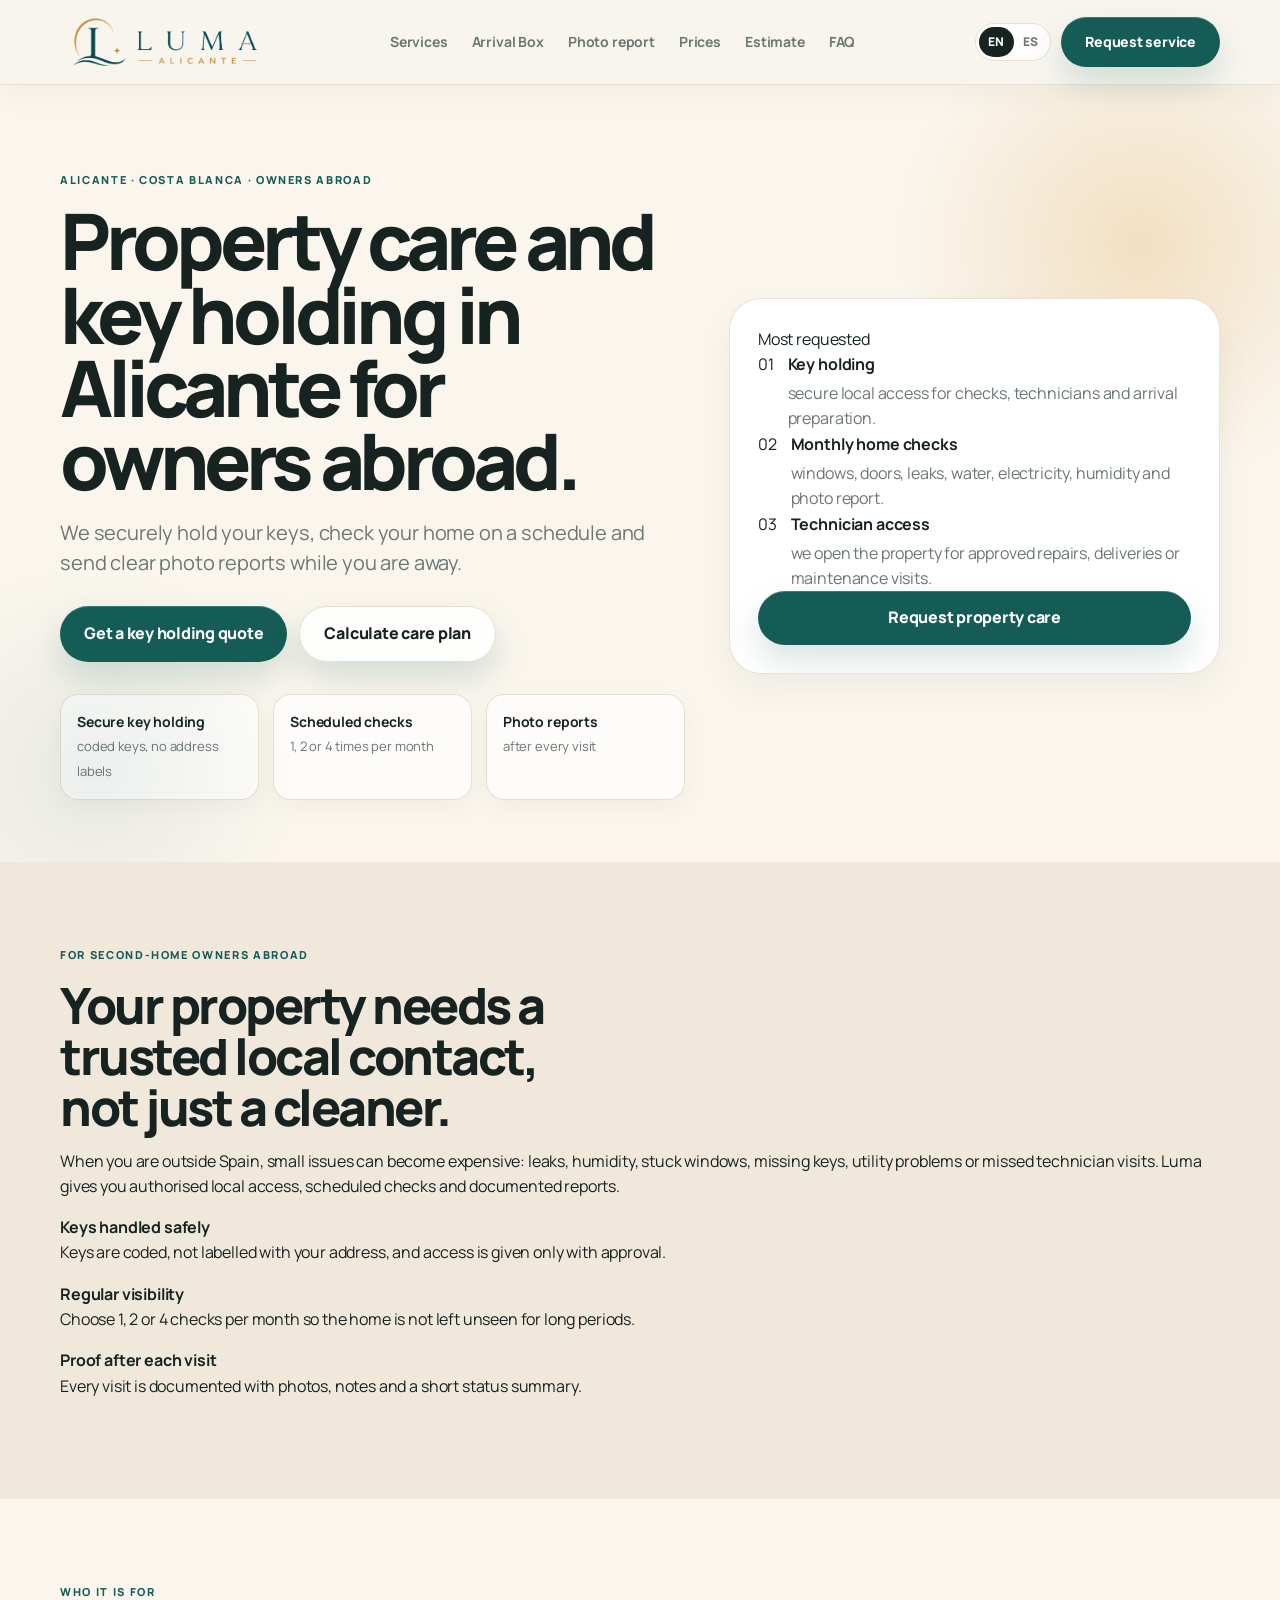
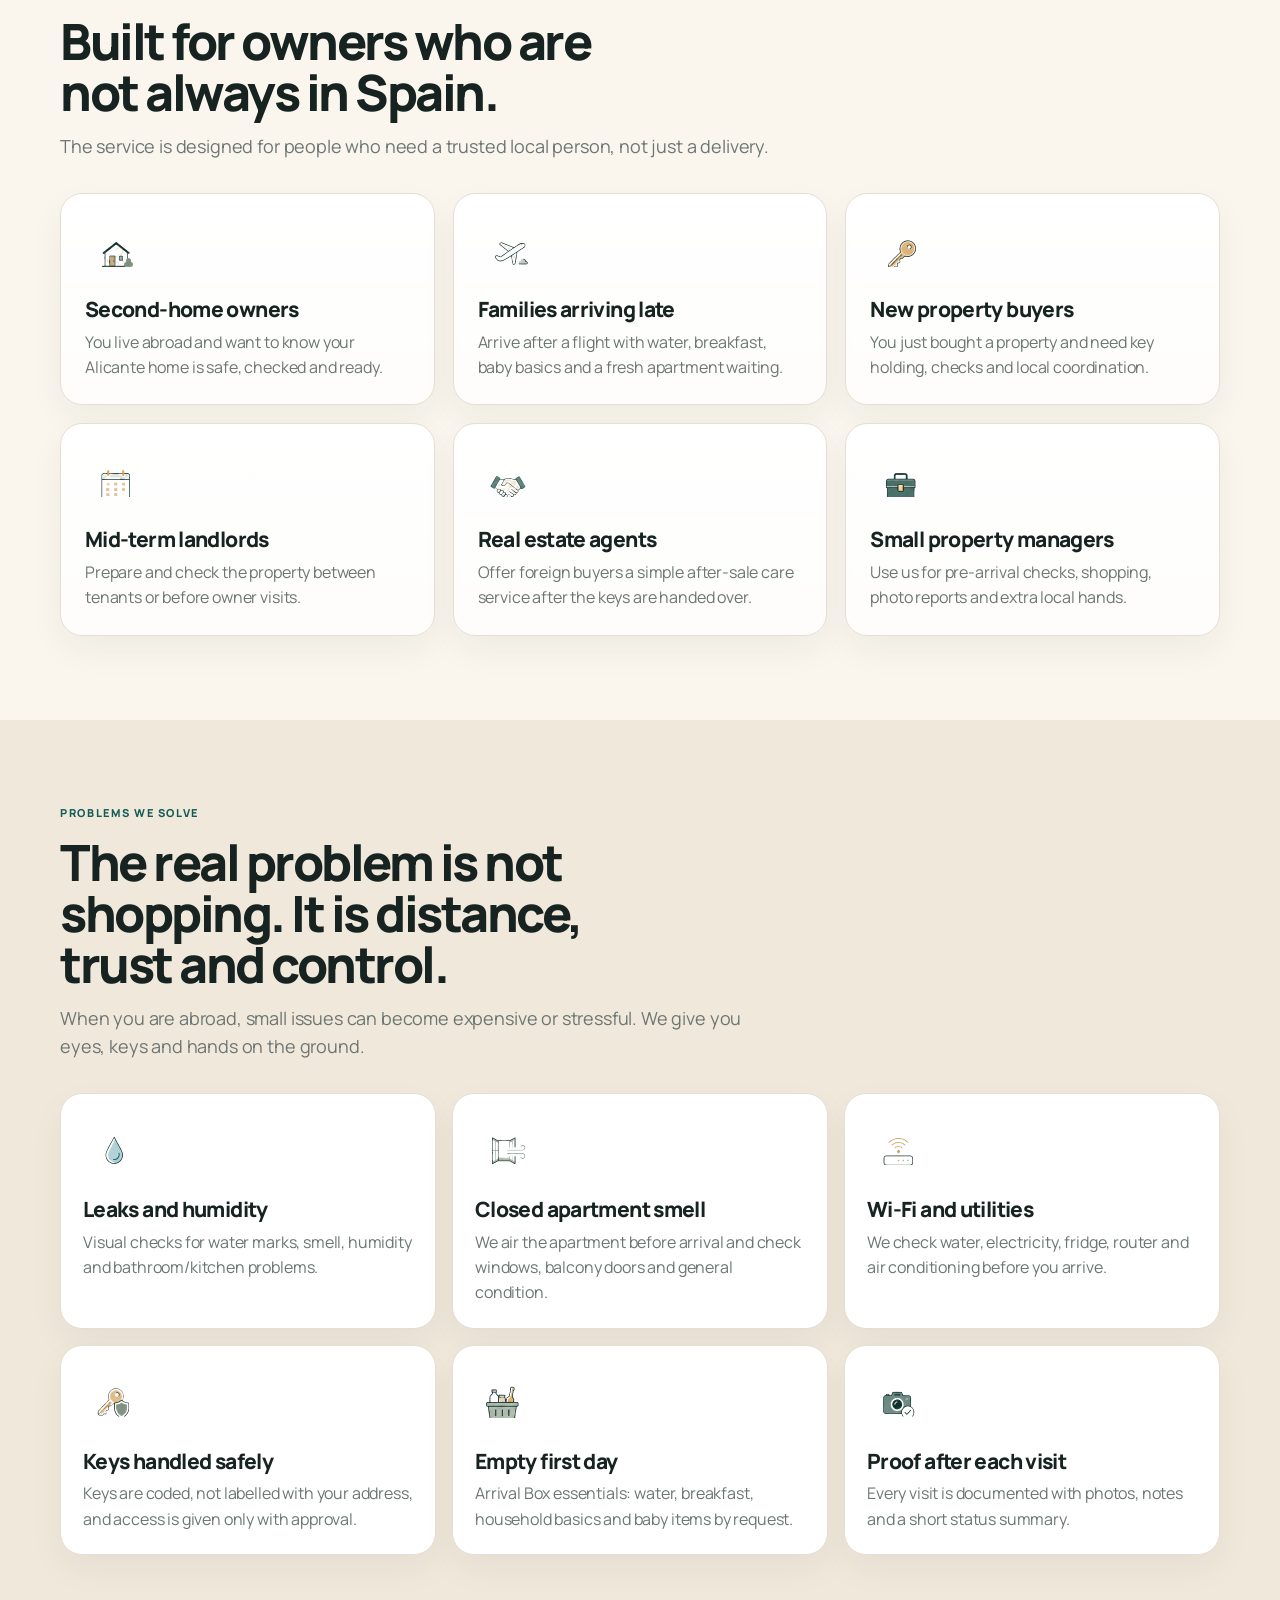
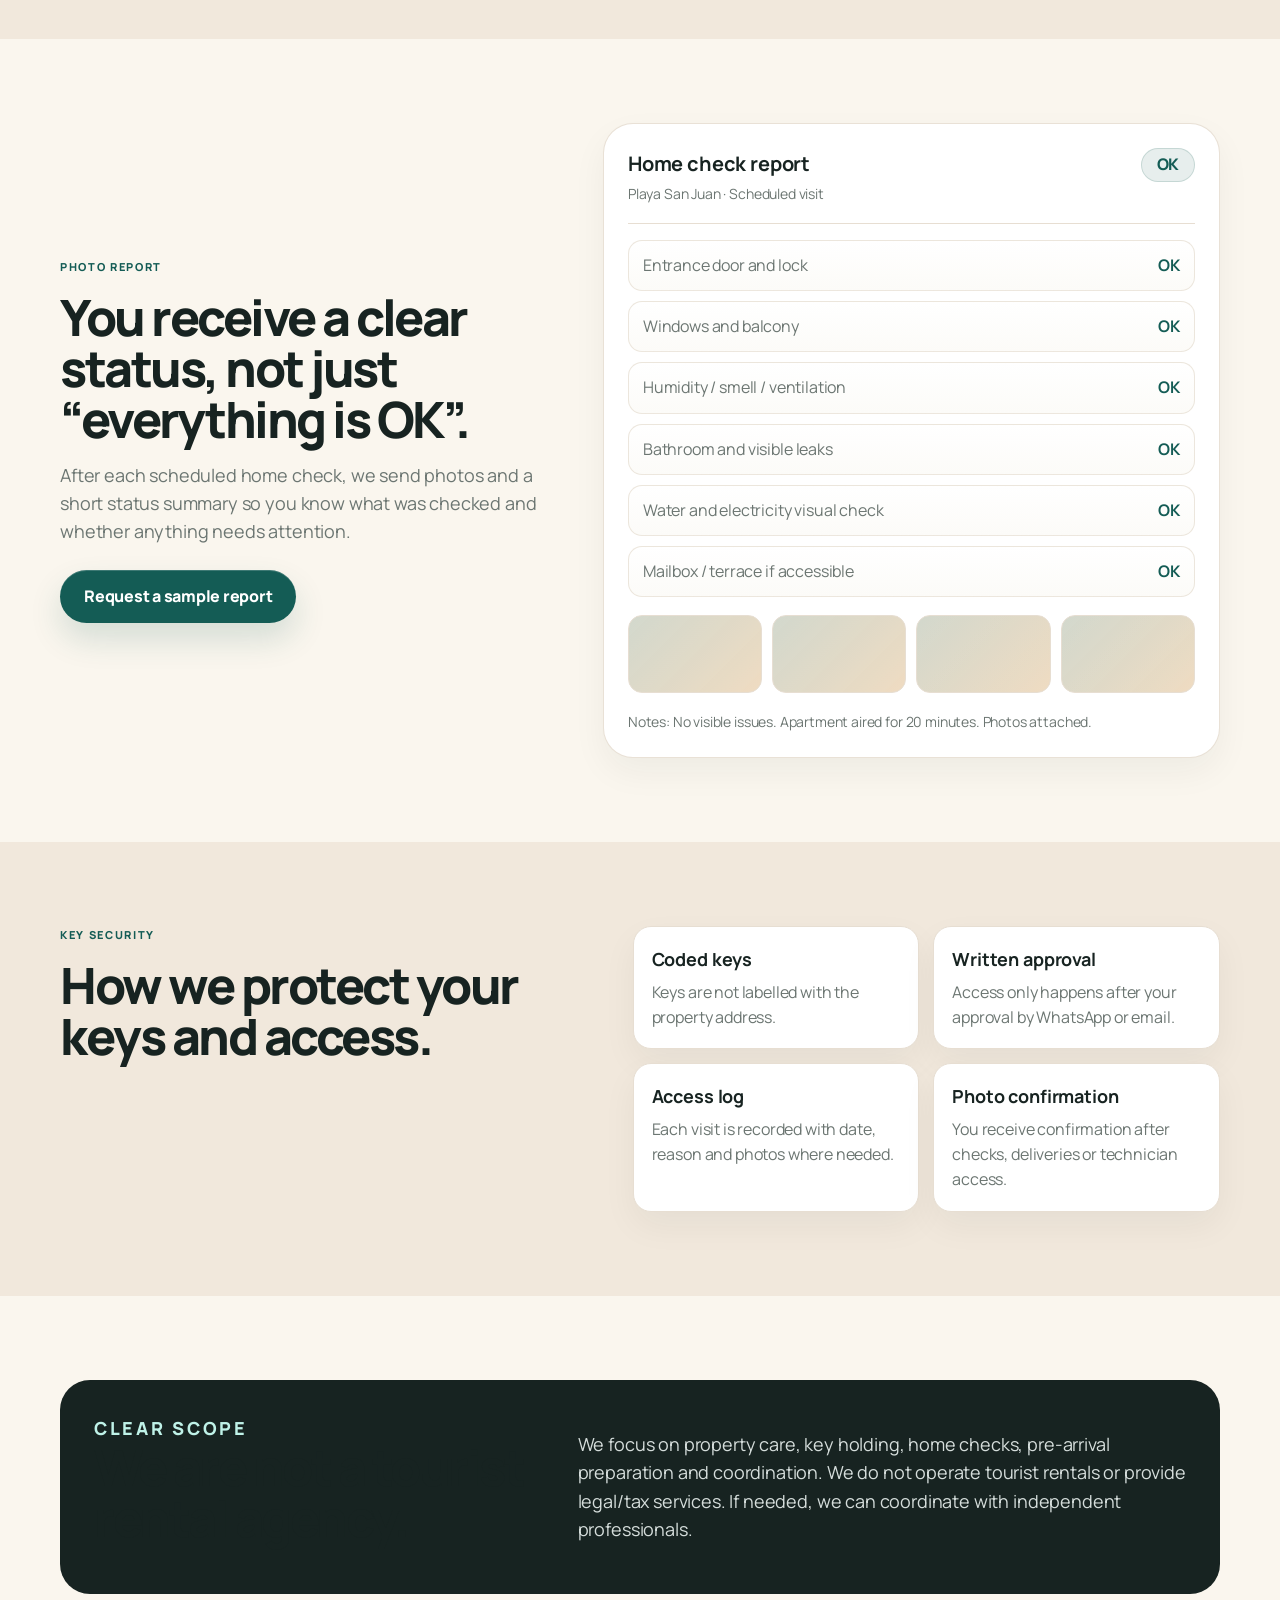
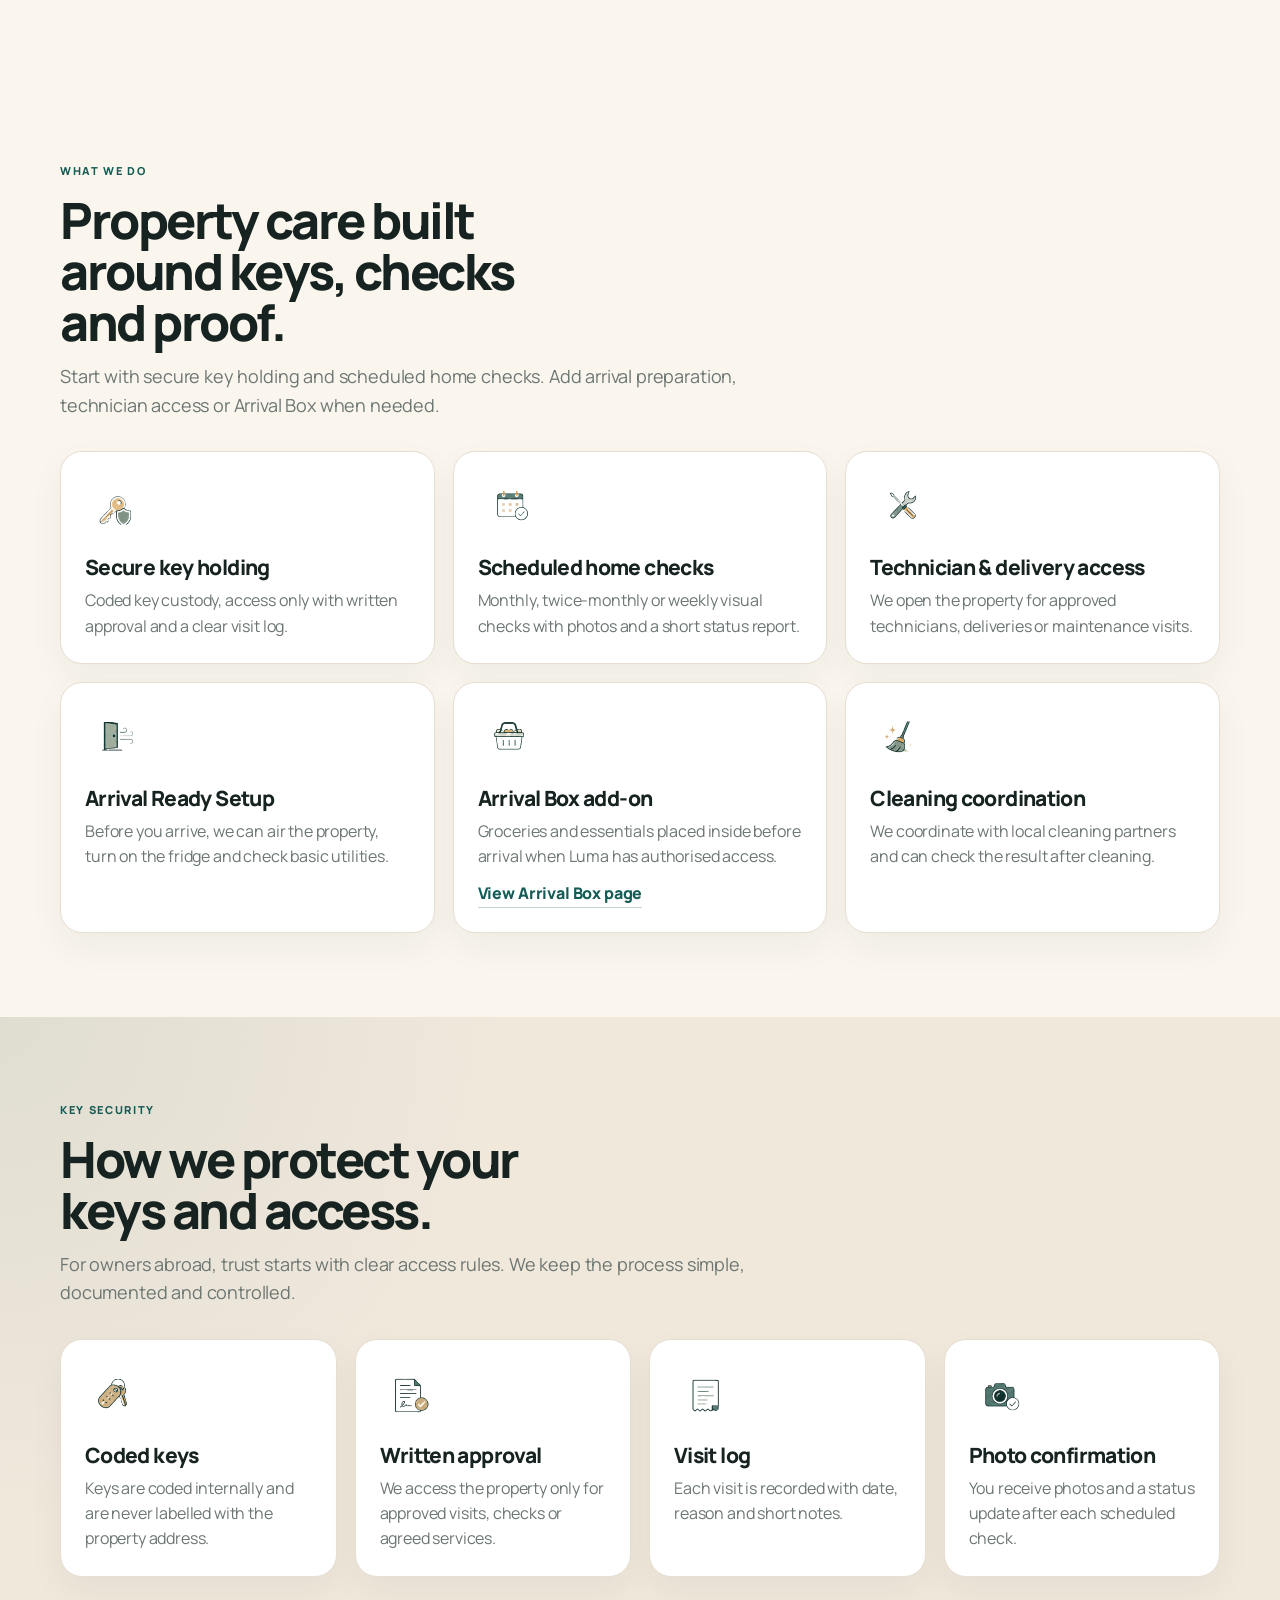
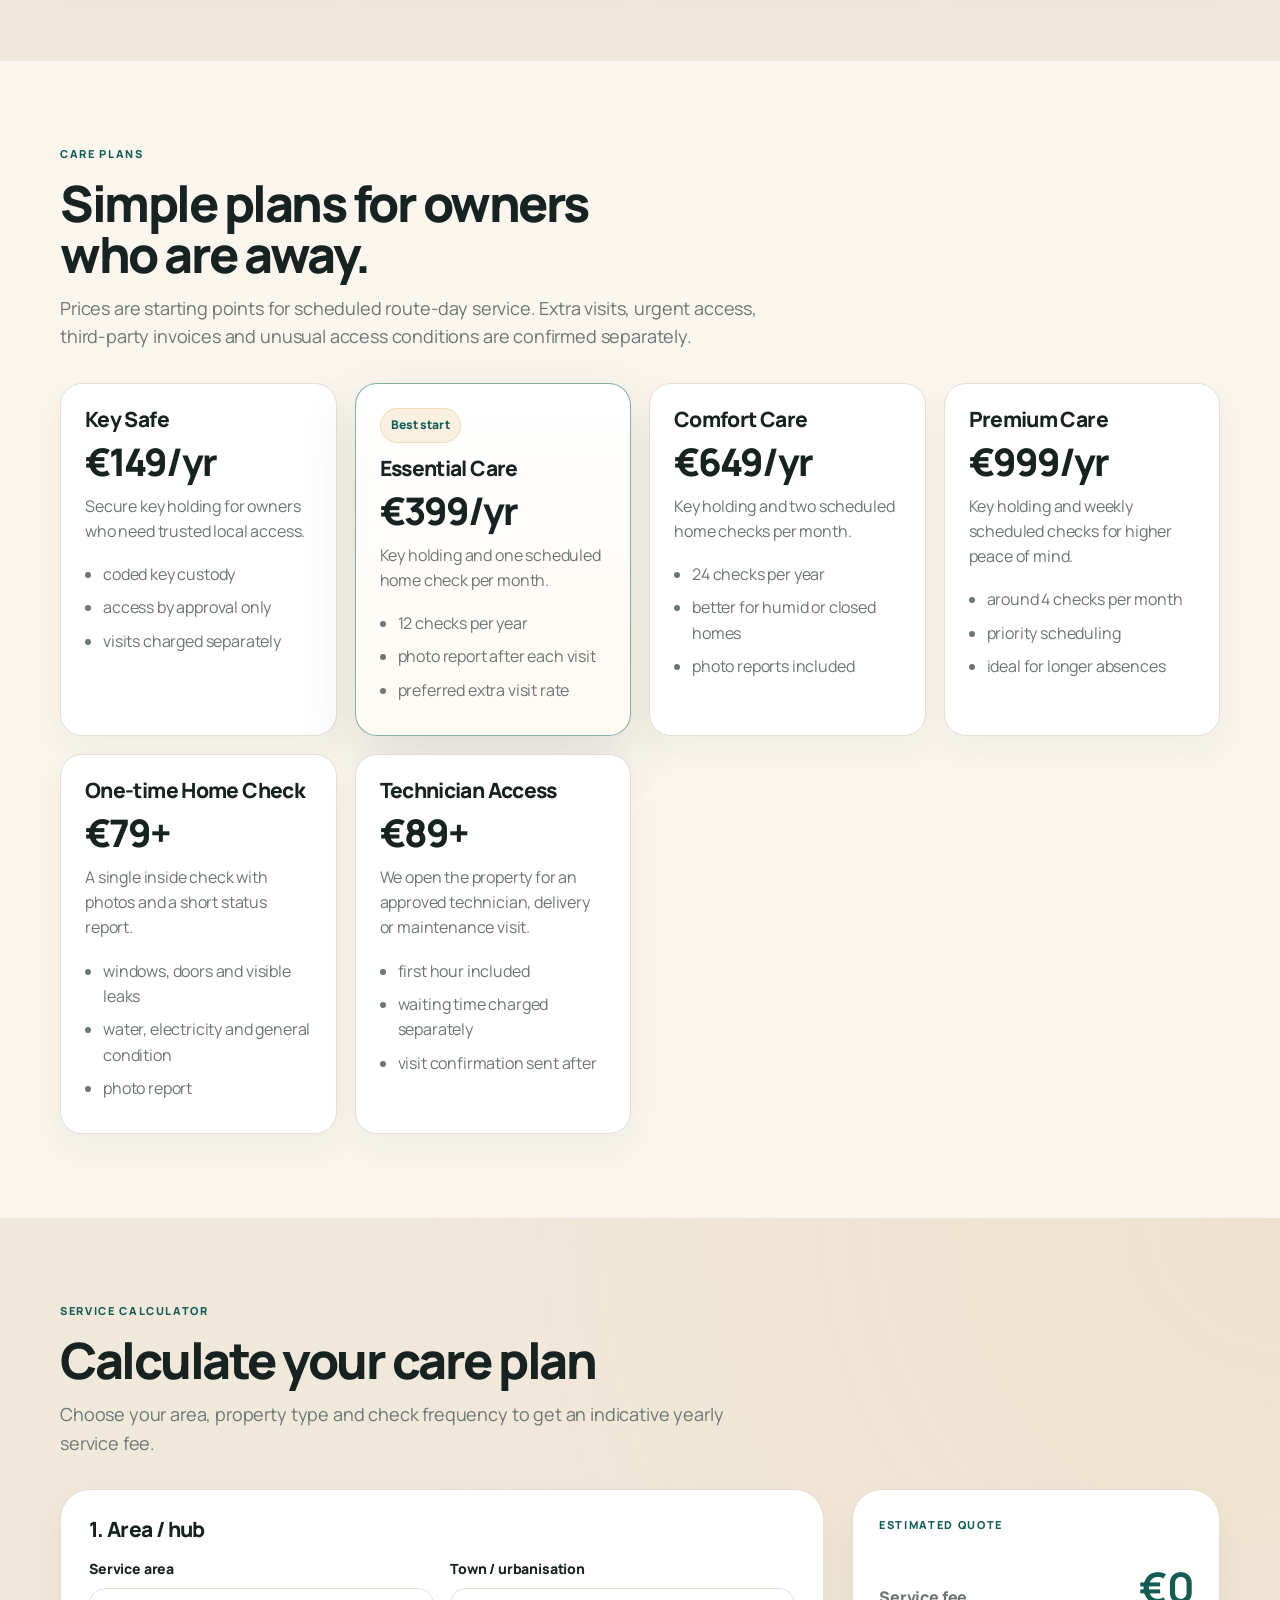
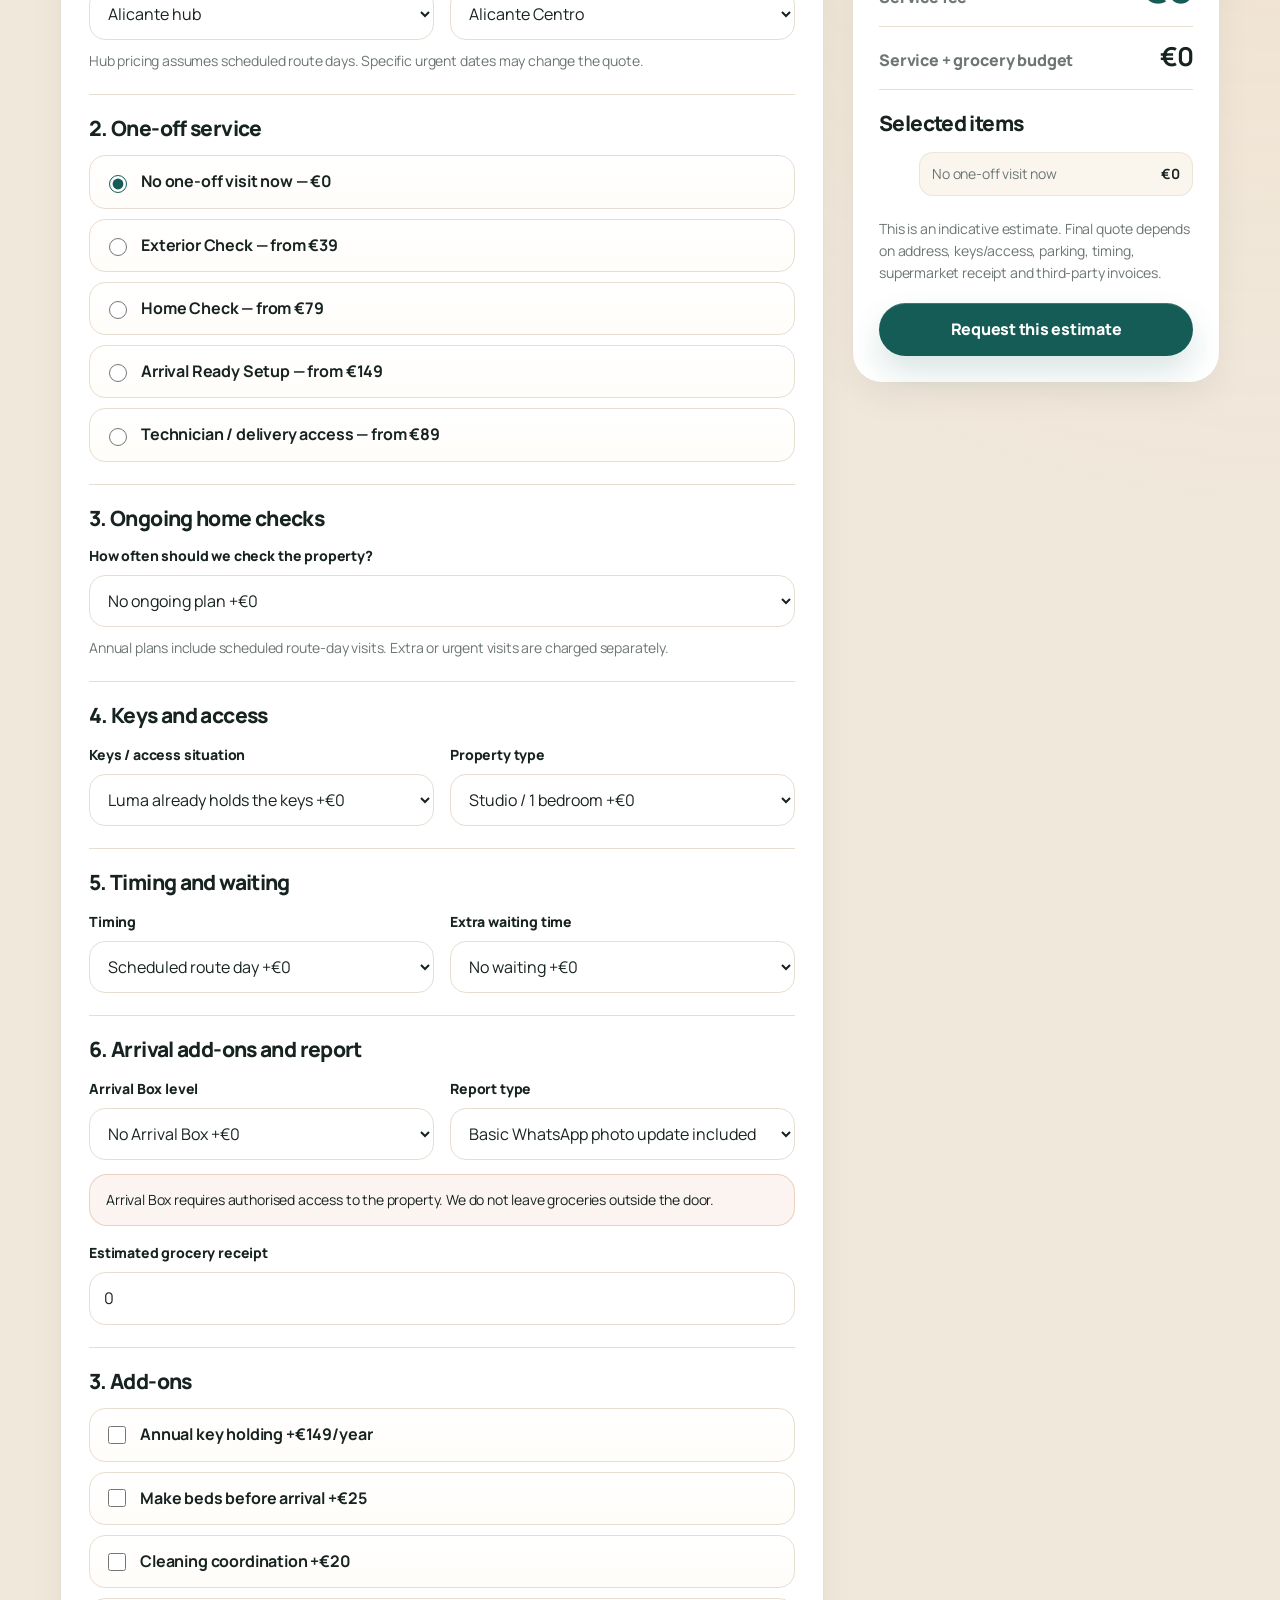
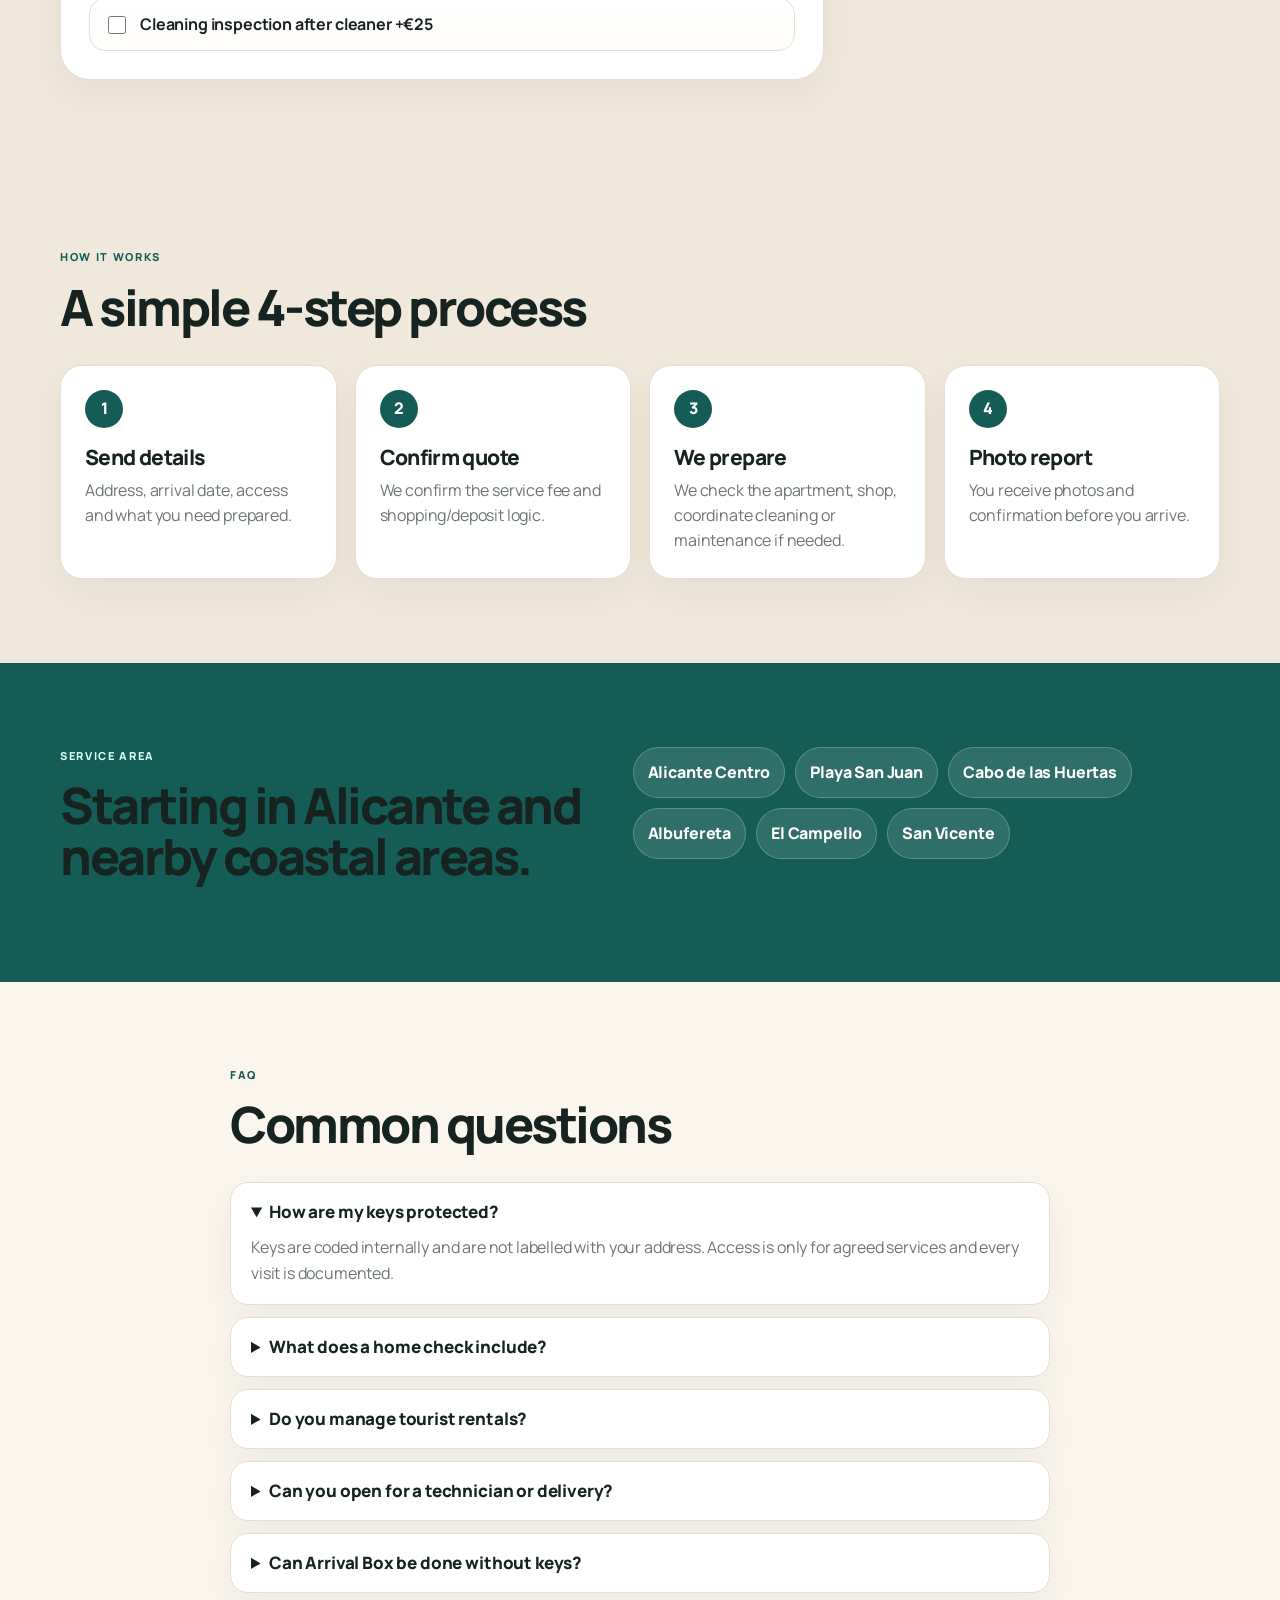
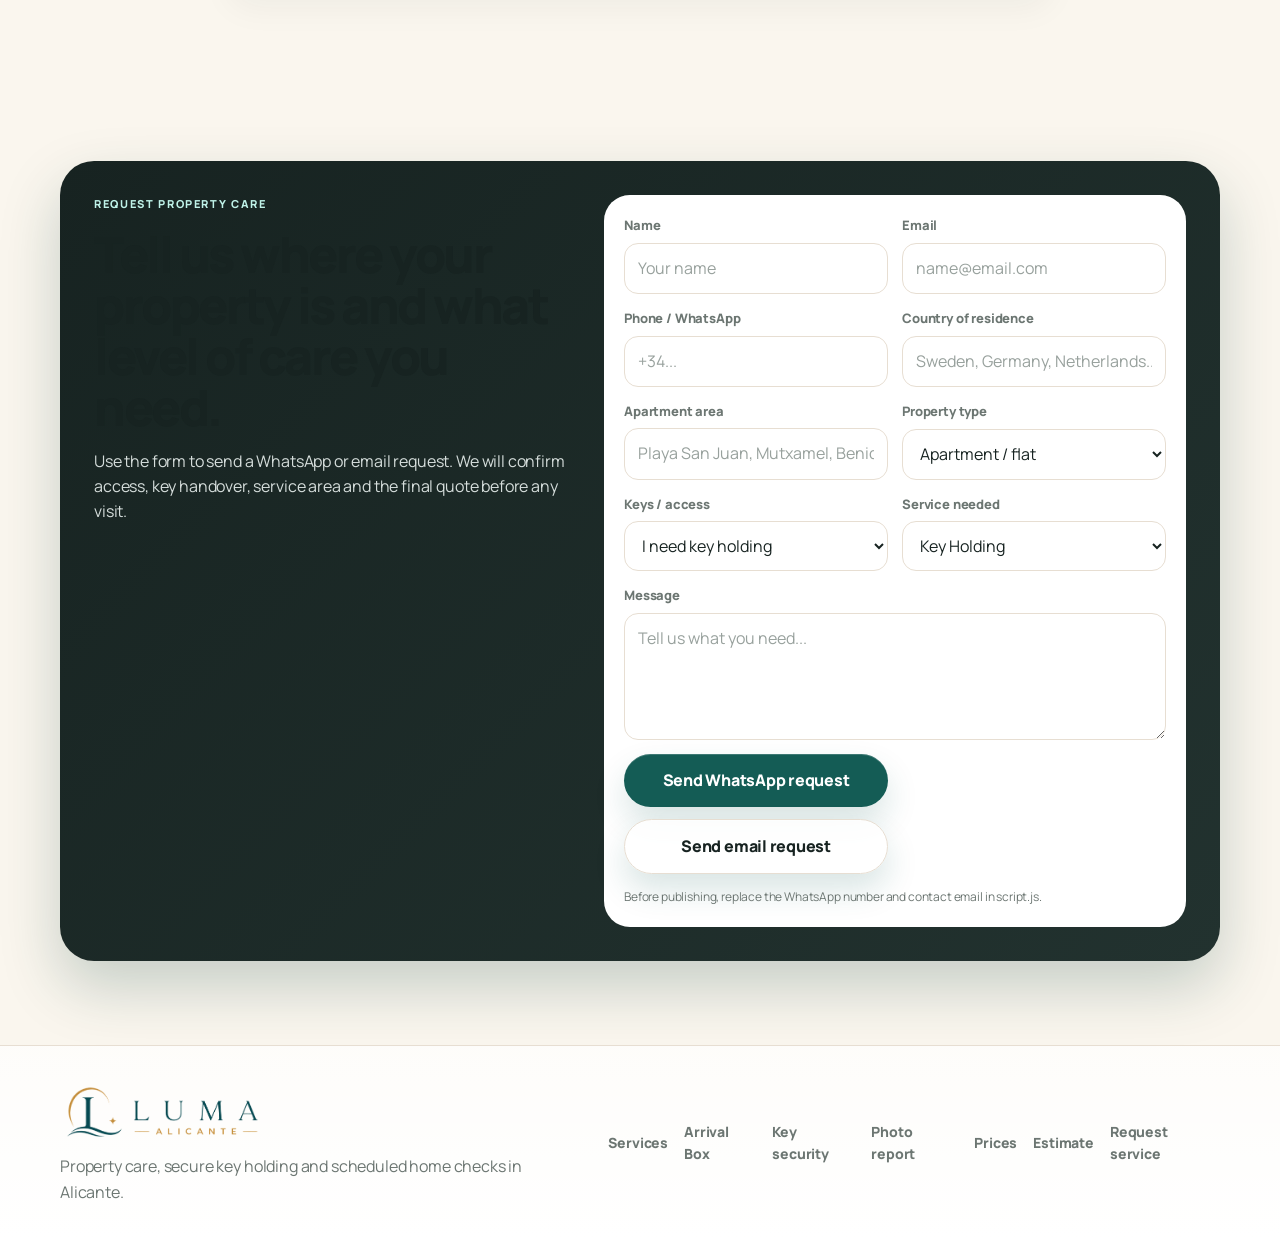
<file: index.html>
<!doctype html>
<html lang="en">
<head>
  <meta charset="utf-8" />
  <meta name="viewport" content="width=device-width, initial-scale=1" />
  <title>Luma Alicante — Key Holding & Property Care for Owners Abroad</title>
  <meta name="description" content="Key holding, scheduled home checks, photo reports and property care for owners abroad in Alicante and Costa Blanca." />
  <meta property="og:title" content="Luma Alicante — Key Holding & Property Care for Owners Abroad" />
  <meta property="og:description" content="Secure key holding, scheduled home checks and clear photo reports for second-home owners abroad in Alicante." />
  <meta property="og:type" content="website" />
  <meta property="og:url" content="https://lumaalicante.com/" />
  <link rel="canonical" href="https://lumaalicante.com/" />
  <link rel="preconnect" href="https://fonts.googleapis.com" />
  <link rel="preconnect" href="https://fonts.gstatic.com" crossorigin />
  <link href="https://fonts.googleapis.com/css2?family=Manrope:wght@400;500;600;700;800&display=swap" rel="stylesheet" />
  <link rel="stylesheet" href="styles.css" />
  <link rel="icon" href="assets/favicon.ico" sizes="any" />
  <link rel="icon" href="assets/favicon-luma-app.png" type="image/png" />
  <link rel="apple-touch-icon" href="assets/apple-touch-icon.png" />
</head>
<body>
  <header class="site-header">
    <div class="container nav">
      <a href="#top" class="brand">
        <img class="brand-logo-horizontal" src="assets/luma-logo-header-horizontal.png" alt="Luma Alicante" />
      </a>

      <nav class="nav-links" aria-label="Main navigation">
        <a data-i18n="nav.services" href="#services">Services</a>
        <a data-i18n="nav.arrival" href="arrival-box.html">Arrival Box</a>
        <a data-i18n="nav.report" href="#photo-report">Photo report</a>
        <a data-i18n="nav.prices" href="#prices">Prices</a>
        <a data-i18n="nav.estimate" href="#calculator">Estimate</a>
        <a data-i18n="nav.faq" href="#faq">FAQ</a>
      </nav>

      <div class="nav-actions">
        <div class="lang-switch" aria-label="Language">
          <button class="lang-btn active" data-lang="en" type="button">EN</button>
          <button class="lang-btn" data-lang="es" type="button">ES</button>
        </div>
        <a class="btn btn-small" href="#contact" data-i18n="nav.cta">Request service</a>
      </div>
    </div>
  </header>

  <main id="top">
    <section class="hero">
      <div class="container hero-grid">
        <div class="hero-copy">
          <p class="eyebrow" data-i18n="hero.eyebrow">Alicante · Costa Blanca · Owners abroad</p>
          <h1 data-i18n="hero.title">Property care and key holding in Alicante for owners abroad.</h1>
          <p class="hero-subtitle" data-i18n="hero.subtitle">
            We securely hold your keys, check your home on a schedule and send clear photo reports while you are away.
          </p>
          <div class="hero-actions">
            <a class="btn" href="#contact" data-i18n="hero.primary">Get a key holding quote</a>
            <a class="btn btn-secondary" href="#calculator" data-i18n="hero.secondary">Calculate care plan</a>
          </div>
          <div class="trust-row">
            <div>
              <strong data-i18n="hero.trust1.title">Secure key holding</strong>
              <span data-i18n="hero.trust1.text">coded keys, no address labels</span>
            </div>
            <div>
              <strong data-i18n="hero.trust2.title">Scheduled checks</strong>
              <span data-i18n="hero.trust2.text">1, 2 or 4 times per month</span>
            </div>
            <div>
              <strong data-i18n="hero.trust3.title">Photo reports</strong>
              <span data-i18n="hero.trust3.text">after every visit</span>
            </div>
          </div>
        </div>

        <div class="hero-card">
          <div class="mini-card">
            <span class="mini-label" data-i18n="hero.cardTitle">Most requested</span>
            <div class="mini-item">
              <span>01</span>
              <div><strong data-i18n="hero.item1.title">Key holding</strong><p data-i18n="hero.item1.text">secure local access for checks, technicians and arrival preparation.</p></div>
            </div>
            <div class="mini-item">
              <span>02</span>
              <div><strong data-i18n="hero.item2.title">Monthly home checks</strong><p data-i18n="hero.item2.text">windows, doors, leaks, water, electricity, humidity and photo report.</p></div>
            </div>
            <div class="mini-item">
              <span>03</span>
              <div><strong data-i18n="hero.item3.title">Technician access</strong><p data-i18n="hero.item3.text">we open the property for approved repairs, deliveries or maintenance visits.</p></div>
            </div>
            <a class="btn btn-full" href="#contact" data-i18n="hero.cardCta">Request property care</a>
          </div>
        </div>
      </div>
    </section>

    <section class="section section-alt">
      <div class="container problem-grid">
        <div>
          <p class="eyebrow" data-i18n="problem.eyebrow">For second-home owners abroad</p>
          <h2 data-i18n="problem.title">Your property needs a trusted local contact, not just a cleaner.</h2>
          <p data-i18n="problem.text">When you are outside Spain, small issues can become expensive: leaks, humidity, stuck windows, missing keys, utility problems or missed technician visits. Luma gives you authorised local access, scheduled checks and documented reports.</p>
        </div>
        <div class="pain-list">
          <div><strong data-i18n="pain.keys.title">Keys handled safely</strong><p data-i18n="pain.keys.text">Keys are coded, not labelled with your address, and access is given only with approval.</p></div>
          <div><strong data-i18n="pain.checks.title">Regular visibility</strong><p data-i18n="pain.checks.text">Choose 1, 2 or 4 checks per month so the home is not left unseen for long periods.</p></div>
          <div><strong data-i18n="pain.proof.title">Proof after each visit</strong><p data-i18n="pain.proof.text">Every visit is documented with photos, notes and a short status summary.</p></div>
        </div>
      </div>
    </section>

    <section class="section" id="for-whom">
      <div class="container">
        <div class="section-head">
          <p class="eyebrow" data-i18n="forwhom.eyebrow">Who it is for</p>
          <h2 data-i18n="forwhom.title">Built for owners who are not always in Spain.</h2>
          <p data-i18n="forwhom.subtitle">The service is designed for people who need a trusted local person, not just a delivery.</p>
        </div>

        <div class="cards cards-3 audience-cards">
          <article class="card audience-card"><span class="card-icon"><img src="assets/icons/second-home-owners.png" alt="" loading="lazy" /></span>
            <h3 data-i18n="forwhom.owner.title">Second-home owners</h3><p data-i18n="forwhom.owner.text">You live abroad and want to know your Alicante home is safe, checked and ready.</p></article>
          <article class="card audience-card"><span class="card-icon"><img src="assets/icons/families-arriving-late.png" alt="" loading="lazy" /></span>
            <h3 data-i18n="forwhom.family.title">Families arriving late</h3><p data-i18n="forwhom.family.text">Arrive after a flight with water, breakfast, baby basics and a fresh apartment waiting.</p></article>
          <article class="card audience-card"><span class="card-icon"><img src="assets/icons/new-property-buyers.png" alt="" loading="lazy" /></span>
            <h3 data-i18n="forwhom.newbuyer.title">New property buyers</h3><p data-i18n="forwhom.newbuyer.text">You just bought a property and need key holding, checks and local coordination.</p></article>
          <article class="card audience-card"><span class="card-icon"><img src="assets/icons/mid-term-landlords.png" alt="" loading="lazy" /></span>
            <h3 data-i18n="forwhom.landlord.title">Mid-term landlords</h3><p data-i18n="forwhom.landlord.text">Prepare and check the property between tenants or before owner visits.</p></article>
          <article class="card audience-card"><span class="card-icon"><img src="assets/icons/real-estate-agents.png" alt="" loading="lazy" /></span>
            <h3 data-i18n="forwhom.agents.title">Real estate agents</h3><p data-i18n="forwhom.agents.text">Offer foreign buyers a simple after-sale care service after the keys are handed over.</p></article>
          <article class="card audience-card"><span class="card-icon"><img src="assets/icons/small-property-managers.png" alt="" loading="lazy" /></span>
            <h3 data-i18n="forwhom.managers.title">Small property managers</h3><p data-i18n="forwhom.managers.text">Use us for pre-arrival checks, shopping, photo reports and extra local hands.</p></article>
        </div>
      </div>
    </section>

    <section class="section section-alt pain-section">
      <div class="container">
        <div class="section-head">
          <p class="eyebrow" data-i18n="pain.eyebrow">Problems we solve</p>
          <h2 data-i18n="pain.title">The real problem is not shopping. It is distance, trust and control.</h2>
          <p data-i18n="pain.subtitle">When you are abroad, small issues can become expensive or stressful. We give you eyes, keys and hands on the ground.</p>
        </div>
        <div class="pain-grid">
          <div class="pain-item"><span class="pain-icon"><img src="assets/icons/leaks-and-humidity.png" alt="" loading="lazy" /></span><h3 data-i18n="pain.leaks.title">Leaks and humidity</h3><p data-i18n="pain.leaks.text">Visual checks for water marks, smell, humidity and bathroom/kitchen problems.</p></div>
          <div class="pain-item"><span class="pain-icon"><img src="assets/icons/airing-closed-smell.png" alt="" loading="lazy" /></span><h3 data-i18n="pain.windows.title">Closed apartment smell</h3><p data-i18n="pain.windows.text">We air the apartment before arrival and check windows, balcony doors and general condition.</p></div>
          <div class="pain-item"><span class="pain-icon"><img src="assets/icons/wifi-utilities.png" alt="" loading="lazy" /></span><h3 data-i18n="pain.wifi.title">Wi‑Fi and utilities</h3><p data-i18n="pain.wifi.text">We check water, electricity, fridge, router and air conditioning before you arrive.</p></div>
          <div class="pain-item"><span class="pain-icon"><img src="assets/icons/secure-key-holding.png" alt="" loading="lazy" /></span><h3 data-i18n="pain.keys.title">No one with keys</h3><p data-i18n="pain.keys.text">Key holding and controlled access for approved visits, deliveries or technicians.</p></div>
          <div class="pain-item"><span class="pain-icon"><img src="assets/icons/empty-first-day.png" alt="" loading="lazy" /></span><h3 data-i18n="pain.firstday.title">Empty first day</h3><p data-i18n="pain.firstday.text">Arrival Box essentials: water, breakfast, household basics and baby items by request.</p></div>
          <div class="pain-item"><span class="pain-icon"><img src="assets/icons/proof-after-each-visit.png" alt="" loading="lazy" /></span><h3 data-i18n="pain.proof.title">No proof, only words</h3><p data-i18n="pain.proof.text">Every visit is documented with a clear photo report and short status summary.</p></div>
        </div>
      </div>
    </section>

    <section class="section report-section" id="photo-report">
      <div class="container report-layout">
        <div>
          <p class="eyebrow" data-i18n="report.eyebrow">Photo report</p>
          <h2 data-i18n="report.title">You receive a clear status, not just “everything is OK”.</h2>
          <p data-i18n="report.text">After each scheduled home check, we send photos and a short status summary so you know what was checked and whether anything needs attention.</p>
          <a class="btn" href="#contact" data-i18n="report.cta">Request a sample report</a>
        </div>
        <div class="report-card">
          <div class="report-header"><div><strong data-i18n="report.cardTitle">Home check report</strong><span data-i18n="report.cardSubtitle">Playa San Juan · Scheduled visit</span></div><span class="status-ok" data-i18n="report.status">OK</span></div>
          <div class="report-list">
            <div><span data-i18n="report.item1">Entrance door and lock</span><strong>OK</strong></div>
            <div><span data-i18n="report.item2">Windows and balcony</span><strong>OK</strong></div>
            <div><span data-i18n="report.item3">Humidity / smell / ventilation</span><strong>OK</strong></div>
            <div><span data-i18n="report.item4">Bathroom and visible leaks</span><strong>OK</strong></div>
            <div><span data-i18n="report.item5">Water and electricity visual check</span><strong>OK</strong></div>
            <div><span data-i18n="report.item6">Mailbox / terrace if accessible</span><strong>OK</strong></div>
          </div>
          <div class="photo-strip"><span></span><span></span><span></span><span></span></div>
          <p data-i18n="report.note">Notes: No visible issues. Apartment aired for 20 minutes. Photos attached.</p>
        </div>
      </div>
    </section>

    <section class="section section-alt keys-section">
      <div class="container split">
        <div><p class="eyebrow" data-i18n="keys.eyebrow">Key security</p><h2 data-i18n="keys.title">How we protect your keys and access.</h2></div>
        <div class="key-list">
          <div><strong data-i18n="keys.k1.title">Coded keys</strong><p data-i18n="keys.k1.text">Keys are not labelled with the property address.</p></div>
          <div><strong data-i18n="keys.k2.title">Written approval</strong><p data-i18n="keys.k2.text">Access only happens after your approval by WhatsApp or email.</p></div>
          <div><strong data-i18n="keys.k3.title">Access log</strong><p data-i18n="keys.k3.text">Each visit is recorded with date, reason and photos where needed.</p></div>
          <div><strong data-i18n="keys.k4.title">Photo confirmation</strong><p data-i18n="keys.k4.text">You receive confirmation after checks, deliveries or technician access.</p></div>
        </div>
      </div>
    </section>

    <section class="section scope-section">
      <div class="container scope-card">
        <div><p class="eyebrow" data-i18n="scope.eyebrow">Clear scope</p><h2 data-i18n="scope.title">We are not a tourist rental agency.</h2></div>
        <p data-i18n="scope.text">We focus on property care, key holding, home checks, pre-arrival preparation and coordination. We do not operate tourist rentals or provide legal/tax services. If needed, we can coordinate with independent professionals.</p>
      </div>
    </section>

    <section class="section" id="services">
      <div class="container">
        <div class="section-head">
          <p class="eyebrow" data-i18n="services.eyebrow">What we do</p>
          <h2 data-i18n="services.title">Property care built around keys, checks and proof.</h2>
          <p data-i18n="services.subtitle">Start with secure key holding and scheduled home checks. Add arrival preparation, technician access or Arrival Box when needed.</p>
        </div>

        <div class="cards cards-3">
          <article class="card">
            <span class="card-icon"><img src="assets/icons/secure-key-holding.png" alt="" loading="lazy" /></span>
            <h3 data-i18n="services.key.title">Secure key holding</h3>
            <p data-i18n="services.key.text">Coded key custody, access only with written approval and a clear visit log.</p>
          </article>
          <article class="card">
            <span class="card-icon"><img src="assets/icons/scheduled-home-checks.png" alt="" loading="lazy" /></span>
            <h3 data-i18n="services.check.title">Scheduled home checks</h3>
            <p data-i18n="services.check.text">Monthly, twice-monthly or weekly visual checks with photos and a short status report.</p>
          </article>
          <article class="card">
            <span class="card-icon"><img src="assets/icons/technician-delivery-access.png" alt="" loading="lazy" /></span>
            <h3 data-i18n="services.maintenance.title">Technician & delivery access</h3>
            <p data-i18n="services.maintenance.text">We open the property for approved technicians, deliveries or maintenance visits.</p>
          </article>
          <article class="card">
            <span class="card-icon"><img src="assets/icons/arrival-ready-setup.png" alt="" loading="lazy" /></span>
            <h3 data-i18n="services.prepare.title">Arrival Ready Setup</h3>
            <p data-i18n="services.prepare.text">Before you arrive, we can air the property, turn on the fridge and check basic utilities.</p>
          </article>
          <article class="card">
            <span class="card-icon"><img src="assets/icons/arrival-box-add-on.png" alt="" loading="lazy" /></span>
            <h3 data-i18n="services.arrival.title">Arrival Box add-on</h3>
            <p data-i18n="services.arrival.text">Groceries and essentials placed inside before arrival when Luma has authorised access.</p>
            <a class="text-link" href="arrival-box.html" data-i18n="services.arrival.link">View Arrival Box page</a>
          </article>
          <article class="card">
            <span class="card-icon"><img src="assets/icons/cleaning-coordination.png" alt="" loading="lazy" /></span>
            <h3 data-i18n="services.cleaning.title">Cleaning coordination</h3>
            <p data-i18n="services.cleaning.text">We coordinate with local cleaning partners and can check the result after cleaning.</p>
          </article>
        </div>
      </div>
    </section>

    <section class="section section-alt security-section" id="key-security">
      <div class="container">
        <div class="section-head">
          <p class="eyebrow" data-i18n="security.eyebrow">Key security</p>
          <h2 data-i18n="security.title">How we protect your keys and access.</h2>
          <p data-i18n="security.subtitle">For owners abroad, trust starts with clear access rules. We keep the process simple, documented and controlled.</p>
        </div>

        <div class="cards cards-4">
          <article class="card">
            <span class="card-icon"><img src="assets/icons/coded-keys.png" alt="" loading="lazy" /></span>
            <h3 data-i18n="security.card1.title">Coded keys</h3>
            <p data-i18n="security.card1.text">Keys are coded internally and are never labelled with the property address.</p>
          </article>
          <article class="card">
            <span class="card-icon"><img src="assets/icons/written-approval.png" alt="" loading="lazy" /></span>
            <h3 data-i18n="security.card2.title">Written approval</h3>
            <p data-i18n="security.card2.text">We access the property only for approved visits, checks or agreed services.</p>
          </article>
          <article class="card">
            <span class="card-icon"><img src="assets/icons/visit-log.png" alt="" loading="lazy" /></span>
            <h3 data-i18n="security.card3.title">Visit log</h3>
            <p data-i18n="security.card3.text">Each visit is recorded with date, reason and short notes.</p>
          </article>
          <article class="card">
            <span class="card-icon"><img src="assets/icons/photo-confirmation.png" alt="" loading="lazy" /></span>
            <h3 data-i18n="security.card4.title">Photo confirmation</h3>
            <p data-i18n="security.card4.text">You receive photos and a status update after each scheduled check.</p>
          </article>
        </div>
      </div>
    </section>

    <section class="section" id="prices">
      <div class="container">
        <div class="section-head">
          <p class="eyebrow" data-i18n="prices.eyebrow">Care plans</p>
          <h2 data-i18n="prices.title">Simple plans for owners who are away.</h2>
          <p data-i18n="prices.subtitle">Prices are starting points for scheduled route-day service. Extra visits, urgent access, third-party invoices and unusual access conditions are confirmed separately.</p>
        </div>

        <div class="pricing-grid">
          <article class="price-card">
            <h3 data-i18n="prices.key.title">Key Safe</h3>
            <p class="price">€149/yr</p>
            <p data-i18n="prices.key.text">Secure key holding for owners who need trusted local access.</p>
            <ul>
              <li data-i18n="prices.key.li1">coded key custody</li>
              <li data-i18n="prices.key.li2">access by approval only</li>
              <li data-i18n="prices.key.li3">visits charged separately</li>
            </ul>
          </article>

          <article class="price-card featured">
            <div class="badge" data-i18n="prices.badge">Best start</div>
            <h3 data-i18n="prices.monthly.title">Essential Care</h3>
            <p class="price">€399/yr</p>
            <p data-i18n="prices.monthly.text">Key holding and one scheduled home check per month.</p>
            <ul>
              <li data-i18n="prices.monthly.li1">12 checks per year</li>
              <li data-i18n="prices.monthly.li2">photo report after each visit</li>
              <li data-i18n="prices.monthly.li3">preferred extra visit rate</li>
            </ul>
          </article>

          <article class="price-card">
            <h3 data-i18n="prices.comfort.title">Comfort Care</h3>
            <p class="price">€649/yr</p>
            <p data-i18n="prices.comfort.text">Key holding and two scheduled home checks per month.</p>
            <ul>
              <li data-i18n="prices.comfort.li1">24 checks per year</li>
              <li data-i18n="prices.comfort.li2">better for humid or closed homes</li>
              <li data-i18n="prices.comfort.li3">photo reports included</li>
            </ul>
          </article>

          <article class="price-card">
            <h3 data-i18n="prices.premium.title">Premium Care</h3>
            <p class="price">€999/yr</p>
            <p data-i18n="prices.premium.text">Key holding and weekly scheduled checks for higher peace of mind.</p>
            <ul>
              <li data-i18n="prices.premium.li1">around 4 checks per month</li>
              <li data-i18n="prices.premium.li2">priority scheduling</li>
              <li data-i18n="prices.premium.li3">ideal for longer absences</li>
            </ul>
          </article>

          <article class="price-card">
            <h3 data-i18n="prices.check.title">One-time Home Check</h3>
            <p class="price">€79+</p>
            <p data-i18n="prices.check.text">A single inside check with photos and a short status report.</p>
            <ul>
              <li data-i18n="prices.check.li1">doors, windows and visible leaks</li>
              <li data-i18n="prices.check.li2">water, electricity and general condition</li>
              <li data-i18n="prices.check.li3">photo report</li>
            </ul>
          </article>

          <article class="price-card">
            <h3 data-i18n="prices.tech.title">Technician Access</h3>
            <p class="price">€89+</p>
            <p data-i18n="prices.tech.text">We open the property for an approved technician, delivery or maintenance visit.</p>
            <ul>
              <li data-i18n="prices.tech.li1">first hour included</li>
              <li data-i18n="prices.tech.li2">waiting time charged separately</li>
              <li data-i18n="prices.tech.li3">visit confirmation sent after</li>
            </ul>
          </article>
        </div>
      </div>
    </section>

    <section class="section section-alt calculator-section" id="calculator">
      <div class="container">
        <div class="section-head">
          <p class="eyebrow" data-i18n="calc.eyebrow">Service calculator</p>
          <h2 data-i18n="calc.title">Calculate your care plan</h2>
          <p data-i18n="calc.subtitle">Choose your area, property type and check frequency to get an indicative yearly service fee.</p>
        </div>

        <div class="calculator-grid">
          <div class="calculator-panel">
            <div class="calc-group">
              <h3 data-i18n="calc.location.title">1. Area and town</h3>

              <div class="calc-row">
                <label class="calc-field">
                  <span data-i18n="calc.location.label">Service hub</span>
                  <select id="calcArea">
                    <option value="0" data-i18n="calc.area.alicante">Alicante area</option>
                    <option value="0" data-i18n="calc.area.benidorm">Benidorm area</option>
                    <option value="0" data-i18n="calc.area.south">South Costa Blanca area</option>
                    <option value="35" data-i18n="calc.area.outside">Other area / by request</option>
                  </select>
                </label>

                <label class="calc-field">
                  <span data-i18n="calc.town.label">Town / urbanisation</span>
                  <select id="calcTown">
                    <optgroup label="Alicante core">
                      <option value="0">Alicante Centro</option>
                      <option value="0">Playa San Juan</option>
                      <option value="0">Cabo de las Huertas</option>
                      <option value="0">Albufereta</option>
                      <option value="0">San Juan de Alicante</option>
                      <option value="0">El Campello</option>
                    </optgroup>
                    <optgroup label="Alicante extended">
                      <option value="20">Mutxamel</option>
                      <option value="20">San Vicente del Raspeig</option>
                      <option value="20">Urbanova</option>
                      <option value="20">El Altet</option>
                      <option value="25">Arenales del Sol</option>
                      <option value="25">Gran Alacant</option>
                      <option value="30">Santa Pola</option>
                    </optgroup>
                    <optgroup label="Benidorm core">
                      <option value="0">Benidorm</option>
                      <option value="0">Cala de Finestrat</option>
                      <option value="0">Finestrat</option>
                      <option value="0">Villajoyosa / La Vila Joiosa</option>
                    </optgroup>
                    <optgroup label="Benidorm extended">
                      <option value="20">Albir</option>
                      <option value="20">L'Alfàs del Pi</option>
                      <option value="25">La Nucía</option>
                      <option value="25">Polop</option>
                      <option value="30">Altea</option>
                      <option value="35">Altea la Vella</option>
                    </optgroup>
                    <optgroup label="South Costa Blanca">
                      <option value="0">Torrevieja</option>
                      <option value="0">Orihuela Costa</option>
                      <option value="0">Punta Prima</option>
                      <option value="0">La Zenia</option>
                      <option value="0">Cabo Roig</option>
                      <option value="0">Campoamor</option>
                      <option value="0">Villamartin</option>
                      <option value="20">Guardamar del Segura</option>
                      <option value="20">Ciudad Quesada</option>
                      <option value="20">Rojales</option>
                      <option value="25">Los Montesinos</option>
                    </optgroup>
                  </select>
                </label>
              </div>

              <p class="calc-hint" data-i18n="calc.location.hint">Hub pricing assumes scheduled route days. Specific urgent dates may change the quote.</p>
            </div>

            <div class="calc-group">
              <h3 data-i18n="calc.service.title">2. One-off service</h3>
              <div class="calc-options">
                <label><input type="radio" name="mainService" value="0" data-service-name="No one-off visit now" checked> <span data-i18n="calc.service.none">No one-off visit now — €0</span></label>
                <label><input type="radio" name="mainService" value="39" data-service-name="Exterior Check"> <span data-i18n="calc.service.exterior">Exterior Check — from €39</span></label>
                <label><input type="radio" name="mainService" value="79" data-service-name="One-time Home Check"> <span data-i18n="calc.service.home">One-time Home Check — from €79</span></label>
                <label><input type="radio" name="mainService" value="149" data-service-name="Arrival Ready Setup"> <span data-i18n="calc.service.ready">Arrival Ready Setup — from €149</span></label>
                <label><input type="radio" name="mainService" value="89" data-service-name="Technician / delivery access"> <span data-i18n="calc.service.tech">Technician / delivery access — from €89</span></label>
              </div>
            </div>

            <div class="calc-group">
              <h3 data-i18n="calc.frequency.title">3. Ongoing home checks</h3>
              <label class="calc-field">
                <span data-i18n="calc.frequency.label">How often should we check the property?</span>
                <select id="calcFrequency">
                  <option value="0" data-i18n="calc.frequency.none">No ongoing plan +€0</option>
                  <option value="399" data-i18n="calc.frequency.monthly">1 check per month — €399/year</option>
                  <option value="649" data-i18n="calc.frequency.twice">2 checks per month — €649/year</option>
                  <option value="999" data-i18n="calc.frequency.weekly">4 checks per month — €999/year</option>
                </select>
              </label>
              <p class="calc-hint" data-i18n="calc.frequency.hint">Annual plans include scheduled route-day visits. Extra or urgent visits are charged separately.</p>
            </div>


            <div class="calc-group">
              <h3 data-i18n="calc.access.title">4. Keys and access</h3>
              <div class="calc-row">
                <label class="calc-field">
                  <span data-i18n="calc.access.label">Keys / access situation</span>
                  <select id="calcKeys">
                    <option value="0" data-i18n="calc.access.hold">Luma already holds the keys +€0</option>
                    <option value="10" data-i18n="calc.access.neighbour">Keys with neighbour / concierge +€10</option>
                    <option value="25" data-i18n="calc.access.collect">Key collection required +€25</option>
                    <option value="35" data-i18n="calc.access.handover">First key handover / setup +€35</option>
                  </select>
                </label>

                <label class="calc-field">
                  <span data-i18n="calc.property.label">Property type</span>
                  <select id="calcProperty">
                    <option value="0" data-i18n="calc.property.apartment">Apartment / flat +€0</option>
                    <option value="25" data-i18n="calc.property.townhouse">Townhouse +€25</option>
                    <option value="35" data-i18n="calc.property.house">House / villa +€35</option>
                    <option value="0" data-i18n="calc.property.quote">Large or complex property — by quote</option>
                  </select>
                </label>
              </div>
            </div>

            <div class="calc-group">
              <h3 data-i18n="calc.timing.title">5. Timing and waiting</h3>
              <div class="calc-row">
                <label class="calc-field">
                  <span data-i18n="calc.timing.label">Timing</span>
                  <select id="calcTiming">
                    <option value="0" data-i18n="calc.timing.route">Scheduled route day +€0</option>
                    <option value="20" data-i18n="calc.timing.specific">Specific requested day +€20</option>
                    <option value="50" data-i18n="calc.timing.urgent">Urgent / same-day +€50</option>
                    <option value="30" data-i18n="calc.timing.weekend">Evening / weekend +€30</option>
                  </select>
                </label>

                <label class="calc-field">
                  <span data-i18n="calc.waiting.label">Extra waiting time</span>
                  <select id="calcWaiting">
                    <option value="0" data-i18n="calc.waiting.none">No waiting +€0</option>
                    <option value="30" data-i18n="calc.waiting.one">Up to 1 extra hour +€30</option>
                    <option value="60" data-i18n="calc.waiting.two">Up to 2 extra hours +€60</option>
                    <option value="90" data-i18n="calc.waiting.three">Up to 3 extra hours +€90</option>
                  </select>
                </label>
              </div>
            </div>

            <div class="calc-group">
              <h3 data-i18n="calc.arrivalbox.title">6. Arrival add-ons and report</h3>
              <div class="calc-row">
                <label class="calc-field">
                  <span data-i18n="calc.arrivalbox.label">Arrival Box level</span>
                  <select id="calcArrivalBox">
                    <option value="0" data-i18n="calc.arrivalbox.none">No Arrival Box +€0</option>
                    <option value="69" data-i18n="calc.arrivalbox.basic">Basic shopping service +€69</option>
                    <option value="89" data-i18n="calc.arrivalbox.family">Family shopping service +€89</option>
                    <option value="99" data-i18n="calc.arrivalbox.baby">Baby / special items +€99</option>
                    <option value="119" data-i18n="calc.arrivalbox.longstay">Long-stay starter +€119</option>
                  </select>
                </label>

                <label class="calc-field">
                  <span data-i18n="calc.report.label">Report type</span>
                  <select id="calcReport">
                    <option value="0" data-i18n="calc.report.basic">Basic WhatsApp photo update included</option>
                    <option value="15" data-i18n="calc.report.pdf">Detailed PDF report +€15</option>
                    <option value="20" data-i18n="calc.report.video">Video walkthrough +€20</option>
                  </select>
                </label>
              </div>

              <p class="calc-warning" data-i18n="calc.arrivalbox.warning">Arrival Box requires authorised access to the property. We do not leave groceries outside the door.</p>
              <label class="calc-field calc-grocery-field">
                <span data-i18n="calc.grocery.label">Estimated grocery receipt</span>
                <input id="calcGrocery" type="number" min="0" max="1000" step="10" value="0" />
              </label>
            </div>

            <div class="calc-group calc-group-last">
              <h3 data-i18n="calc.addons.title">7. Extra options</h3>
              <div class="calc-options">
                <label><input type="checkbox" class="calcAddon" value="149" data-addon-name="Annual key holding"> <span data-i18n="calc.addon.key">Annual key holding +€149/year</span></label>
                <label><input type="checkbox" class="calcAddon" value="25" data-addon-name="Make beds before arrival"> <span data-i18n="calc.addon.beds">Make beds before arrival +€25</span></label>
                <label><input type="checkbox" class="calcAddon" value="20" data-addon-name="Cleaning coordination"> <span data-i18n="calc.addon.cleaning">Cleaning coordination +€20</span></label>
                <label><input type="checkbox" class="calcAddon" value="25" data-addon-name="Cleaning inspection after cleaner"> <span data-i18n="calc.addon.cleaningCheck">Cleaning inspection after cleaner +€25</span></label>
              </div>
            </div>
          </div>

          <aside class="calculator-summary">
            <p class="eyebrow" data-i18n="calc.summary.eyebrow">Estimated quote</p>
            <div class="calc-total">
              <span data-i18n="calc.summary.serviceFee">Service fee</span>
              <strong id="calcServiceFee">€39</strong>
            </div>
            <div class="calc-total calc-total-muted">
              <span data-i18n="calc.summary.withGroceries">Service + grocery budget</span>
              <strong id="calcGrandTotal">€39</strong>
            </div>

            <div class="calc-breakdown">
              <h3 data-i18n="calc.summary.includes">Selected items</h3>
              <ul id="calcBreakdown"></ul>
            </div>

            <p class="calc-disclaimer" data-i18n="calc.summary.disclaimer">This is an indicative estimate. Final quote depends on address, keys/access, parking, timing, supermarket receipt and third-party invoices.</p>
            <a class="btn btn-full" id="calculatorWhatsapp" href="#contact" data-i18n="calc.summary.cta">Request this estimate</a>
          </aside>
        </div>
      </div>
    </section>

    <section class="section section-alt">
      <div class="container">
        <div class="section-head">
          <p class="eyebrow" data-i18n="process.eyebrow">How it works</p>
          <h2 data-i18n="process.title">A simple 4-step process</h2>
        </div>
        <div class="steps">
          <div class="step">
            <span>1</span>
            <h3 data-i18n="process.s1.title">Send details</h3>
            <p data-i18n="process.s1.text">Address, arrival date, access and what you need prepared.</p>
          </div>
          <div class="step">
            <span>2</span>
            <h3 data-i18n="process.s2.title">Confirm quote</h3>
            <p data-i18n="process.s2.text">We confirm the service fee and shopping/deposit logic.</p>
          </div>
          <div class="step">
            <span>3</span>
            <h3 data-i18n="process.s3.title">We prepare</h3>
            <p data-i18n="process.s3.text">We check the apartment, shop, coordinate cleaning or maintenance if needed.</p>
          </div>
          <div class="step">
            <span>4</span>
            <h3 data-i18n="process.s4.title">Photo report</h3>
            <p data-i18n="process.s4.text">You receive photos and confirmation before you arrive.</p>
          </div>
        </div>
      </div>
    </section>

    <section class="section areas">
      <div class="container split">
        <div>
          <p class="eyebrow" data-i18n="areas.eyebrow">Service area</p>
          <h2 data-i18n="areas.title">Starting in Alicante and nearby coastal areas.</h2>
        </div>
        <div class="area-tags">
          <span>Alicante Centro</span>
          <span>Playa San Juan</span>
          <span>Cabo de las Huertas</span>
          <span>Albufereta</span>
          <span>El Campello</span>
          <span>San Vicente</span>
        </div>
      </div>
    </section>

    <section class="section" id="faq">
      <div class="container narrow">
        <div class="section-head">
          <p class="eyebrow" data-i18n="faq.eyebrow">FAQ</p>
          <h2 data-i18n="faq.title">Common questions</h2>
        </div>

        <div class="faq-list">
          <details open>
            <summary data-i18n="faq.q1">How are my keys protected?</summary>
            <p data-i18n="faq.a1">Keys are coded internally and are not labelled with your address. Access is only for agreed services and every visit is documented.</p>
          </details>
          <details>
            <summary data-i18n="faq.q2">What does a home check include?</summary>
            <p data-i18n="faq.a2">A visual check of doors, windows, visible leaks, water, electricity, humidity/smell, balcony or terrace if accessible, and a photo report after the visit.</p>
          </details>
          <details>
            <summary data-i18n="faq.q3">Do you manage tourist rentals?</summary>
            <p data-i18n="faq.a3">Not at this stage. We focus on property care, key holding, scheduled home checks, arrival preparation and coordination services.</p>
          </details>
          <details>
            <summary data-i18n="faq.q4">Can you open for a technician or delivery?</summary>
            <p data-i18n="faq.a4">Yes, when authorised by the owner. Waiting time and urgent visits are charged separately.</p>
          </details>
          <details>
            <summary data-i18n="faq.q5">Can Arrival Box be done without keys?</summary>
            <p data-i18n="faq.a5">No. Groceries are placed inside only when Luma has authorised access through key holding, key collection, concierge/neighbour or another approved arrangement.</p>
          </details>
        </div>
      </div>
    </section>

    <section class="section cta-section" id="contact">
      <div class="container cta-card">
        <div>
          <p class="eyebrow" data-i18n="contact.eyebrow">Request property care</p>
          <h2 data-i18n="contact.title">Tell us where your property is and what level of care you need.</h2>
          <p data-i18n="contact.text">Use the form to send a WhatsApp or email request. We will confirm access, key handover, service area and the final quote before any visit.</p>
        </div>

        <form class="contact-form" id="leadForm">
          <label>
            <span data-i18n="form.name">Name</span>
            <input id="name" name="name" type="text" placeholder="Your name" />
          </label>
          <label>
            <span data-i18n="form.email">Email</span>
            <input id="email" name="email" type="email" placeholder="name@email.com" />
          </label>
          <label>
            <span data-i18n="form.phone">Phone / WhatsApp</span>
            <input id="phone" name="phone" type="tel" placeholder="+34..." />
          </label>
          <label>
            <span data-i18n="form.country">Country of residence</span>
            <input id="country" name="country" type="text" placeholder="Sweden, Germany, Netherlands..." />
          </label>
          <label>
            <span data-i18n="form.area">Property location</span>
            <input id="area" name="area" type="text" placeholder="Playa San Juan, Mutxamel, Benidorm..." />
          </label>
          <label>
            <span data-i18n="form.property">Property type</span>
            <select id="propertyType" name="propertyType">
              <option value="Apartment / flat">Apartment / flat</option>
              <option value="Townhouse">Townhouse</option>
              <option value="House / villa">House / villa</option>
              <option value="Large or complex property">Large or complex property</option>
            </select>
          </label>
          <label>
            <span data-i18n="form.keys">Keys / access</span>
            <select id="keysAccess" name="keysAccess">
              <option value="I need key holding">I need key holding</option>
              <option value="Keys with neighbour / concierge">Keys with neighbour / concierge</option>
              <option value="Key collection required">Key collection required</option>
              <option value="Not sure yet">Not sure yet</option>
            </select>
          </label>
          <label>
            <span data-i18n="form.service">Service needed</span>
            <select id="service" name="service">
              <option value="Key Holding">Key Holding</option>
              <option value="Monthly Home Check Plan">Monthly Home Check Plan</option>
              <option value="2 Checks per Month Plan">2 Checks per Month Plan</option>
              <option value="Weekly Check Plan">Weekly Check Plan</option>
              <option value="Technician Access">Technician Access</option>
              <option value="Arrival Ready Setup">Arrival Ready Setup</option>
              <option value="Arrival Box add-on">Arrival Box add-on</option>
              <option value="Not sure">Not sure</option>
            </select>
          </label>
          <label class="full">
            <span data-i18n="form.message">Message</span>
            <textarea id="message" name="message" rows="4" placeholder="Tell us what you need..."></textarea>
          </label>
          <div class="form-actions full">
            <button class="btn btn-full" type="submit" data-i18n="form.submit">Send WhatsApp request</button>
            <button class="btn btn-secondary btn-full" type="button" id="emailRequest" data-i18n="form.emailSubmit">Send email request</button>
          </div>
          <p class="form-note" data-i18n="form.note">Before publishing, replace the WhatsApp number and contact email in script.js.</p>
        </form>
      </div>
    </section>
  </main>

  <footer class="footer">
    <div class="container footer-grid">
      <div>
        <a href="#top" class="brand brand-footer">
          <img class="brand-logo-horizontal brand-logo-footer" src="assets/luma-logo-footer-horizontal.png" alt="Luma Alicante" />
        </a>
        <p data-i18n="footer.text">Property care, secure key holding and scheduled home checks in Alicante.</p>
      </div>
      <div class="footer-links">
        <a href="#services" data-i18n="nav.services">Services</a>
        <a href="arrival-box.html" data-i18n="nav.arrival">Arrival Box</a>
        <a href="#key-security" data-i18n="nav.security">Key security</a>
        <a href="#photo-report" data-i18n="nav.report">Photo report</a>
        <a href="#prices" data-i18n="nav.prices">Prices</a>
        <a href="#calculator" data-i18n="nav.estimate">Estimate</a>
        <a href="#contact" data-i18n="nav.cta">Request service</a>
      </div>
    </div>
  </footer>

  <script src="script.js"></script>
</body>
</html>
</file>
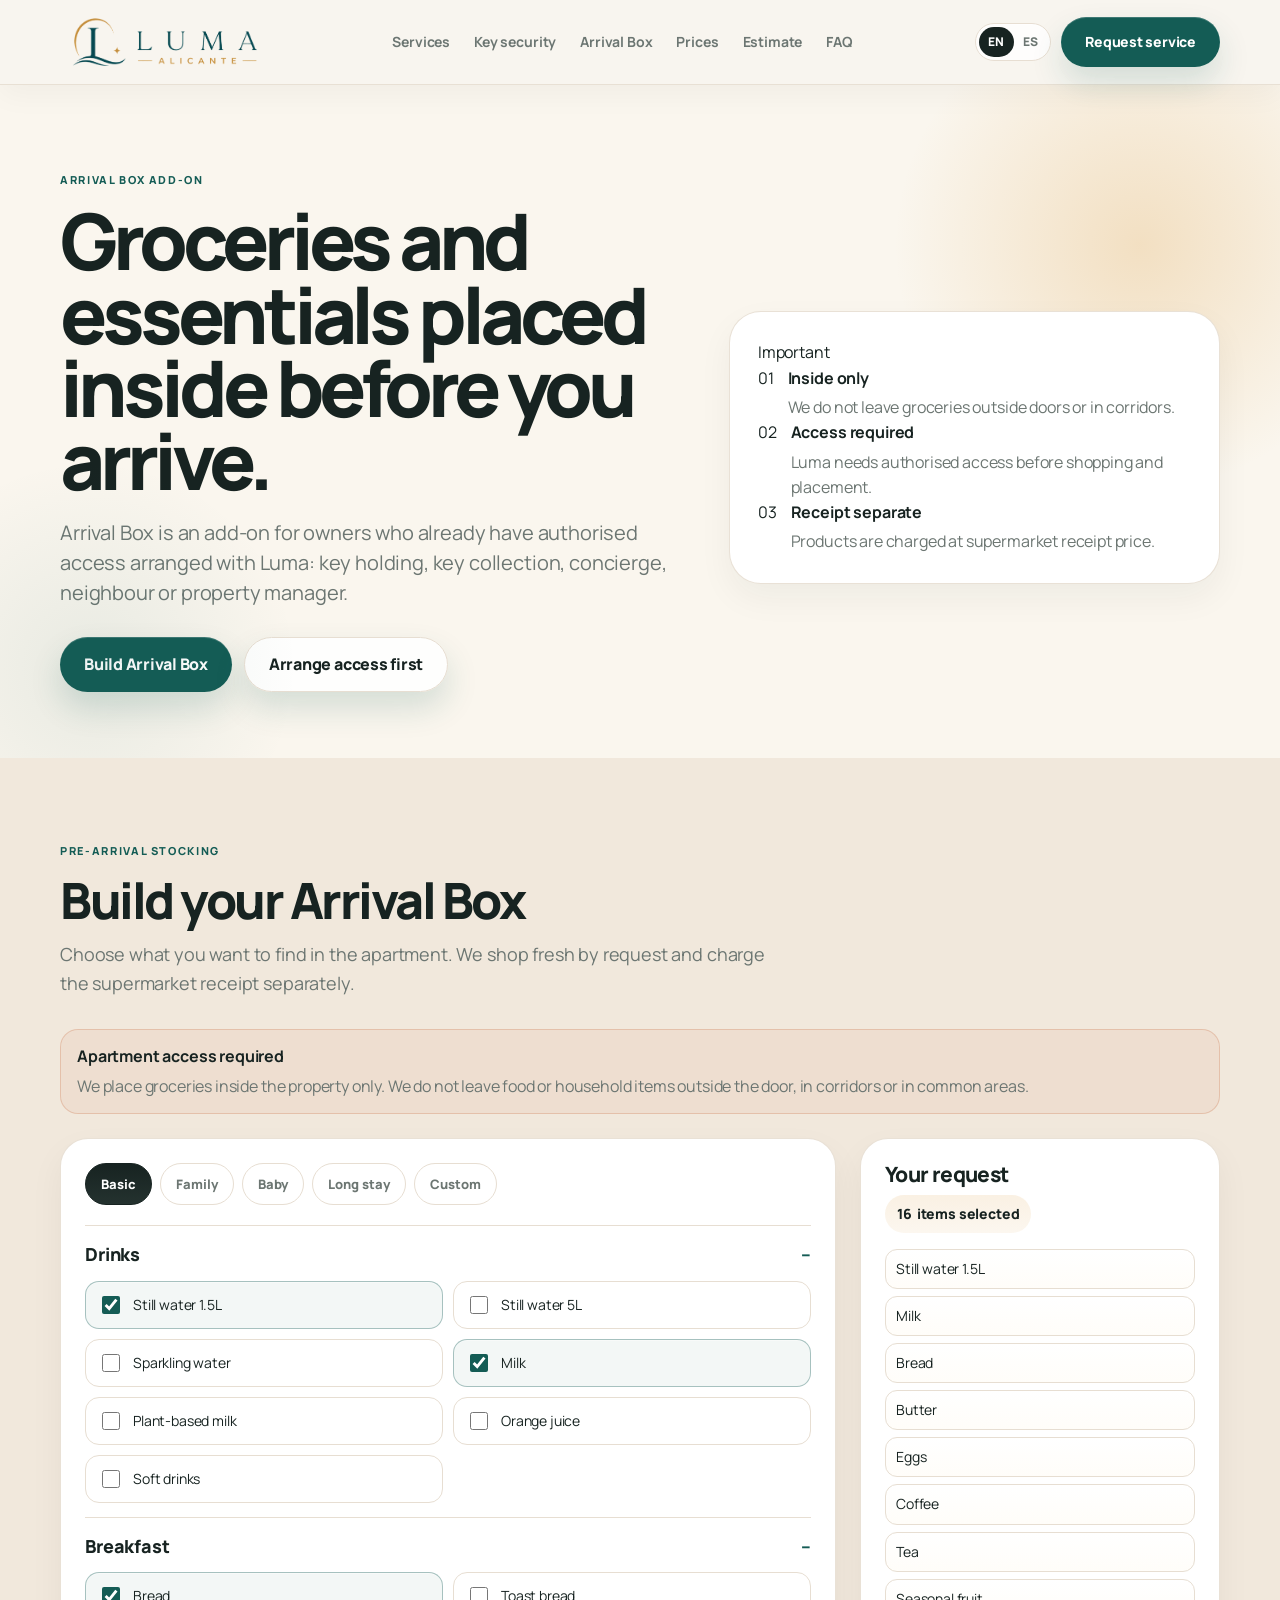
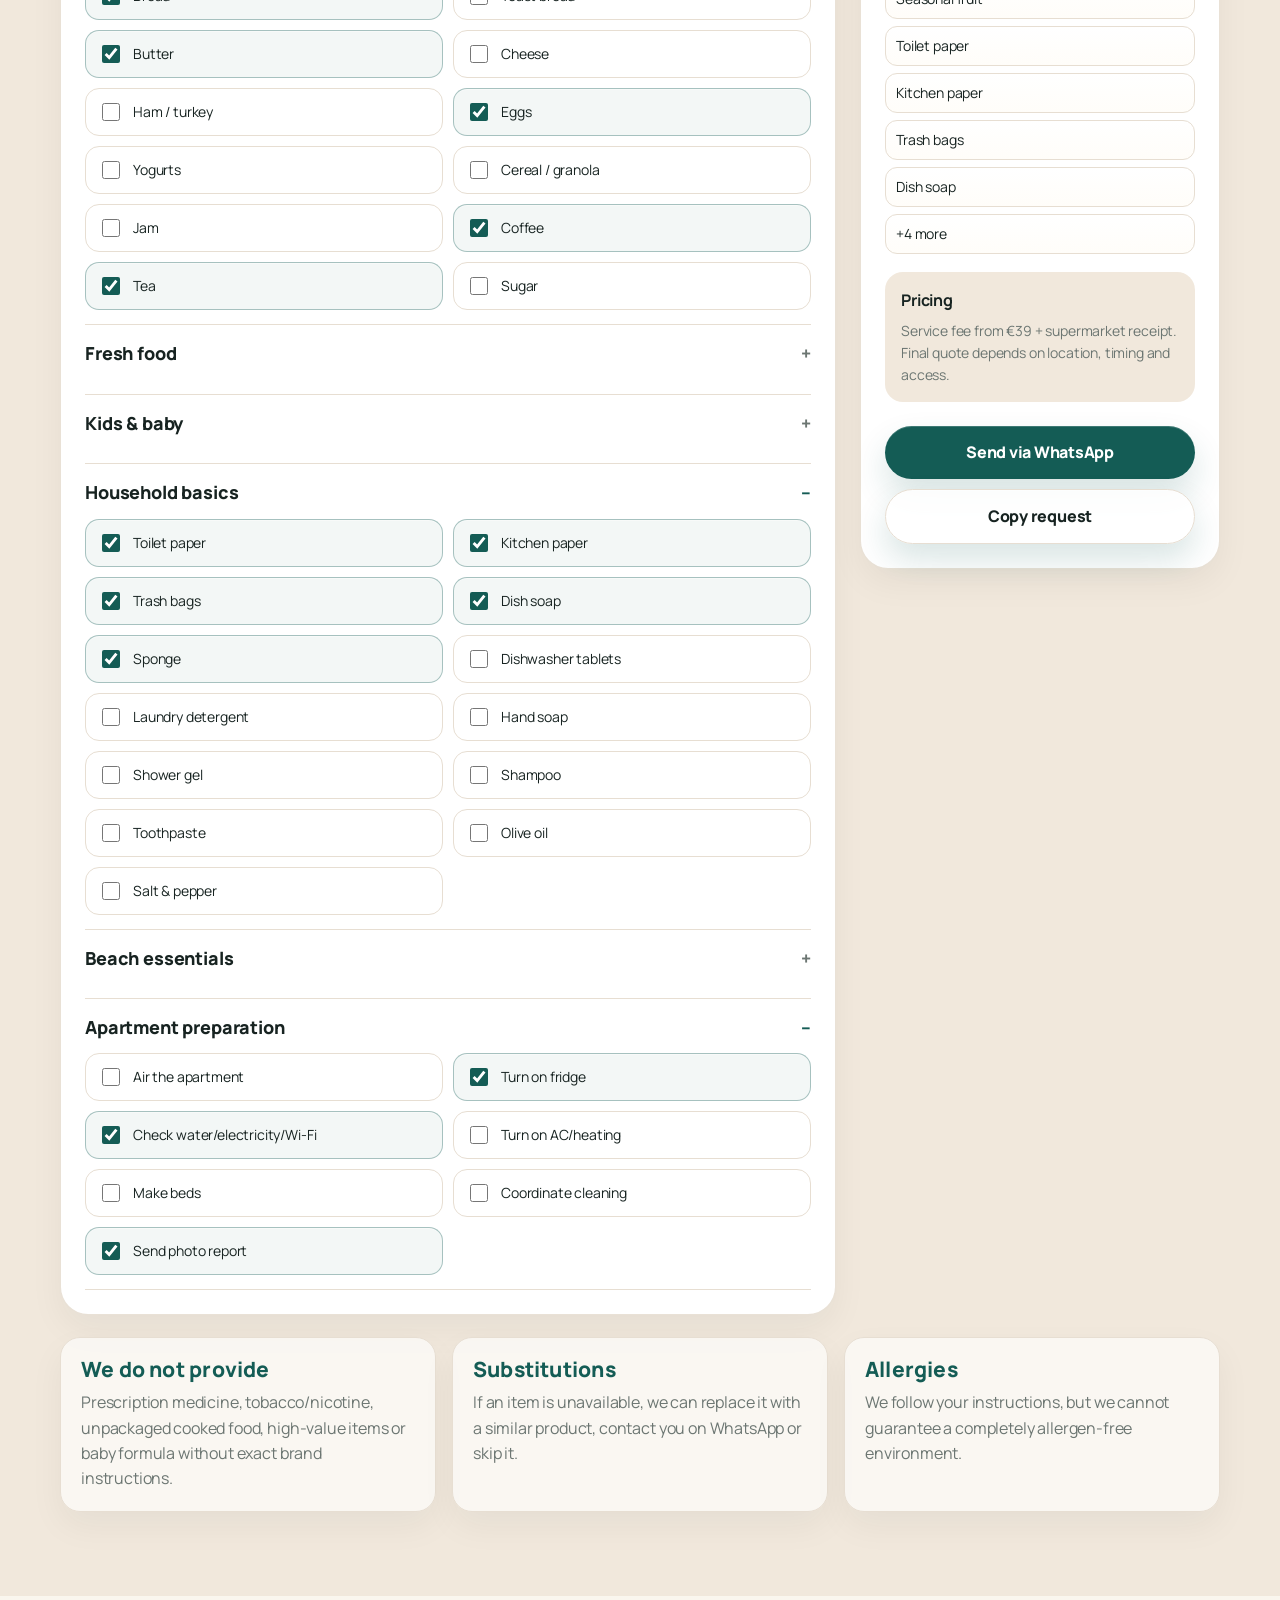
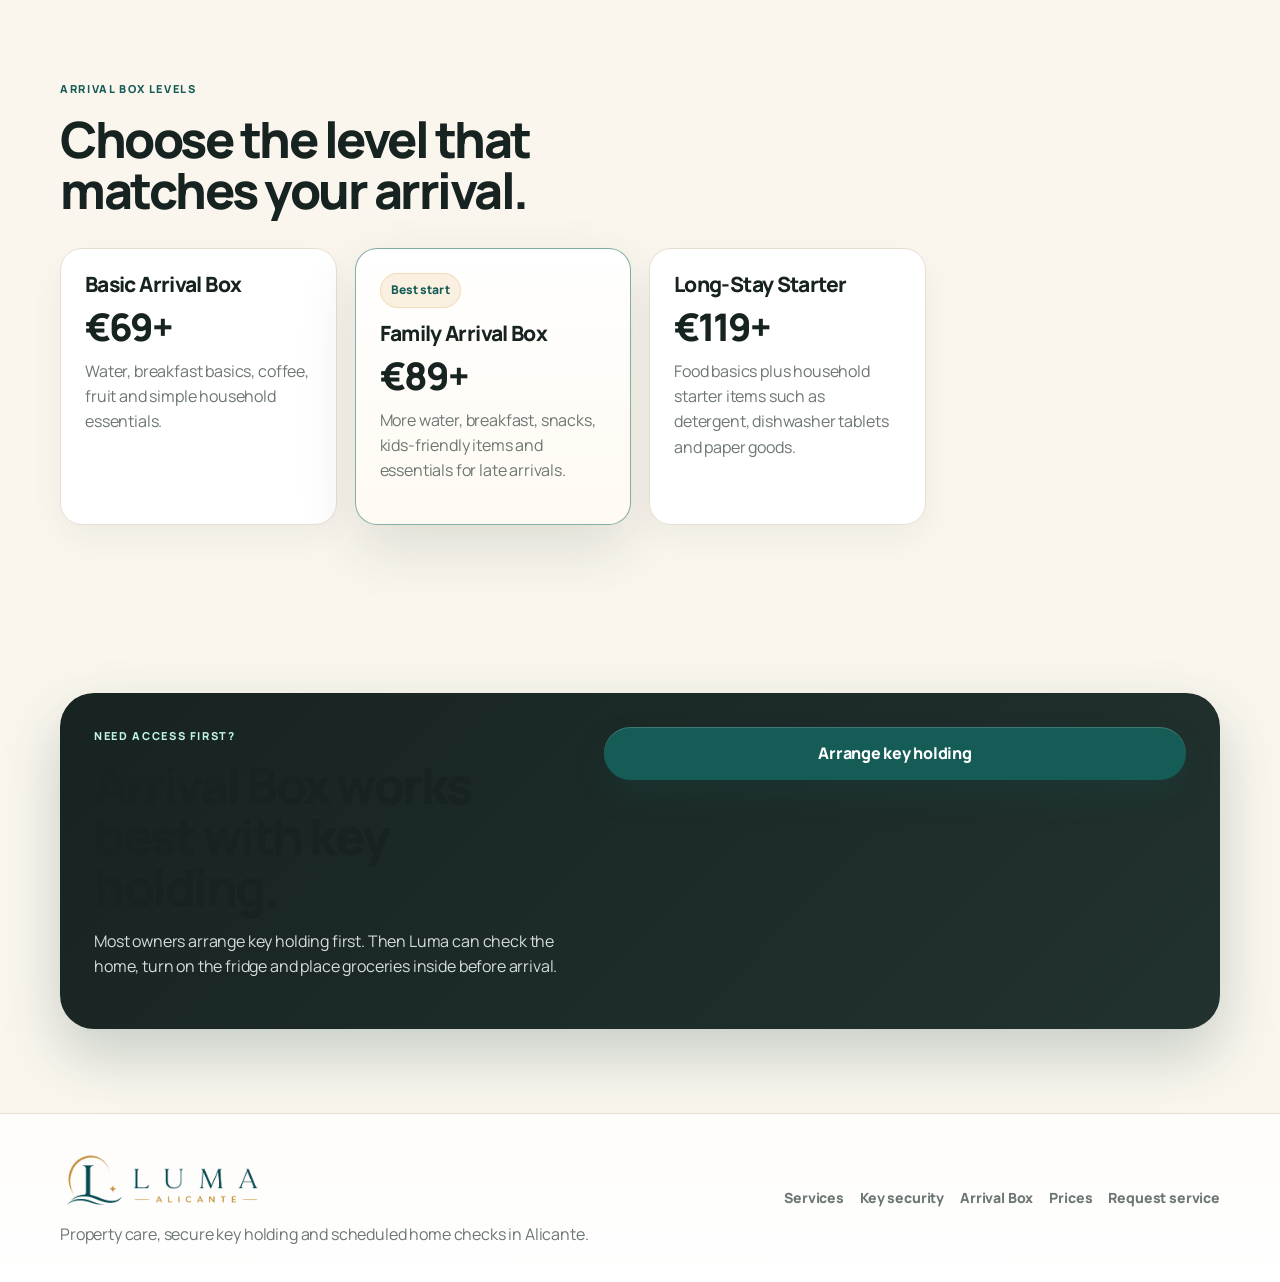
<file: arrival-box.html>
<!DOCTYPE html>
<html lang="en">
<head>
  <meta charset="UTF-8" />
  <meta name="viewport" content="width=device-width, initial-scale=1.0" />
  <title>Luma Alicante — Arrival Box</title>
  <meta name="description" content="Arrival Box grocery and essentials setup for Alicante property owners when Luma has authorised apartment access." />
  <link rel="canonical" href="https://lumaalicante.com/arrival-box.html" />
  <link rel="preconnect" href="https://fonts.googleapis.com" />
  <link rel="preconnect" href="https://fonts.gstatic.com" crossorigin />
  <link href="https://fonts.googleapis.com/css2?family=Manrope:wght@400;500;600;700;800&display=swap" rel="stylesheet" />
  <link rel="stylesheet" href="styles.css" />
  <link rel="icon" href="assets/favicon.ico" sizes="any" />
  <link rel="icon" href="assets/favicon-luma-app.png" type="image/png" />
  <link rel="apple-touch-icon" href="assets/apple-touch-icon.png" />
</head>
<body>
  <header class="site-header">
    <div class="container nav">
      <a href="index.html#top" class="brand" aria-label="Luma Alicante home">
        <img class="brand-logo-horizontal" src="assets/luma-logo-header-horizontal.png" alt="Luma Alicante" />
      </a>

      <nav class="nav-links" aria-label="Main navigation">
        <a data-i18n="nav.services" href="index.html#services">Services</a>
        <a data-i18n="nav.security" href="index.html#key-security">Key security</a>
        <a data-i18n="nav.arrival" href="arrival-box.html">Arrival Box</a>
        <a data-i18n="nav.prices" href="index.html#prices">Prices</a>
        <a data-i18n="nav.estimate" href="index.html#calculator">Estimate</a>
        <a data-i18n="nav.faq" href="index.html#faq">FAQ</a>
      </nav>

      <div class="nav-actions">
        <div class="lang-switch" aria-label="Language">
          <button class="lang-btn active" data-lang="en" type="button">EN</button>
          <button class="lang-btn" data-lang="es" type="button">ES</button>
        </div>
        <a class="btn btn-small" href="index.html#contact" data-i18n="nav.cta">Request service</a>
      </div>
    </div>
  </header>

  <main id="top">
    <section class="hero hero-compact">
      <div class="container hero-grid">
        <div class="hero-copy">
          <p class="eyebrow" data-i18n="arrivalPage.eyebrow">Arrival Box add-on</p>
          <h1 data-i18n="arrivalPage.title">Groceries and essentials placed inside before you arrive.</h1>
          <p class="hero-subtitle" data-i18n="arrivalPage.subtitle">Arrival Box is an add-on for owners who already have authorised access arranged with Luma: key holding, key collection, concierge, neighbour or property manager.</p>
          <div class="hero-actions">
            <a class="btn" href="#arrival" data-i18n="arrivalPage.primary">Build Arrival Box</a>
            <a class="btn btn-secondary" href="index.html#contact" data-i18n="arrivalPage.secondary">Arrange access first</a>
          </div>
        </div>

        <div class="hero-card">
          <div class="mini-card">
            <span class="mini-label" data-i18n="arrivalPage.cardTitle">Important</span>
            <div class="mini-item">
              <span>01</span>
              <div><strong data-i18n="arrivalPage.item1.title">Inside only</strong><p data-i18n="arrivalPage.item1.text">We do not leave groceries outside doors or in corridors.</p></div>
            </div>
            <div class="mini-item">
              <span>02</span>
              <div><strong data-i18n="arrivalPage.item2.title">Access required</strong><p data-i18n="arrivalPage.item2.text">Luma needs authorised access before shopping and placement.</p></div>
            </div>
            <div class="mini-item">
              <span>03</span>
              <div><strong data-i18n="arrivalPage.item3.title">Receipt separate</strong><p data-i18n="arrivalPage.item3.text">Products are charged at supermarket receipt price.</p></div>
            </div>
          </div>
        </div>
      </div>
    </section>

    <section class="section section-alt" id="arrival">
      <div class="container">
        <div class="section-head">
          <p class="eyebrow" data-i18n="arrival.eyebrow">Pre-arrival stocking</p>
          <h2 data-i18n="arrival.title">Build your Arrival Box</h2>
          <p data-i18n="arrival.subtitle">Choose what you want to find inside the apartment. Arrival Box is available only when Luma has authorised access to the property.</p>
        </div>

        <div class="access-note">
          <strong data-i18n="arrival.access.title">Apartment access required</strong>
          <p data-i18n="arrival.access.text">We place groceries inside the property only. We do not leave food or household items outside the door, in corridors or in common areas.</p>
        </div>

        <div class="builder-layout">
          <div class="builder">
            <div class="builder-toolbar">
              <button type="button" class="preset active" data-preset="basic" data-i18n="arrival.preset.basic">Basic</button>
              <button type="button" class="preset" data-preset="family" data-i18n="arrival.preset.family">Family</button>
              <button type="button" class="preset" data-preset="baby" data-i18n="arrival.preset.baby">Baby</button>
              <button type="button" class="preset" data-preset="longstay" data-i18n="arrival.preset.longstay">Long stay</button>
              <button type="button" class="preset" data-preset="custom" data-i18n="arrival.preset.custom">Custom</button>
            </div>

            <div class="accordion">
              <details open>
                <summary data-i18n="arrival.cat.drinks">Drinks</summary>
                <div class="check-grid" data-category="drinks"></div>
              </details>
              <details open>
                <summary data-i18n="arrival.cat.breakfast">Breakfast</summary>
                <div class="check-grid" data-category="breakfast"></div>
              </details>
              <details>
                <summary data-i18n="arrival.cat.fresh">Fresh food</summary>
                <div class="check-grid" data-category="fresh"></div>
              </details>
              <details>
                <summary data-i18n="arrival.cat.kids">Kids & baby</summary>
                <div class="check-grid" data-category="kids"></div>
              </details>
              <details open>
                <summary data-i18n="arrival.cat.household">Household basics</summary>
                <div class="check-grid" data-category="household"></div>
              </details>
              <details>
                <summary data-i18n="arrival.cat.beach">Beach essentials</summary>
                <div class="check-grid" data-category="beach"></div>
              </details>
              <details open>
                <summary data-i18n="arrival.cat.prep">Apartment preparation</summary>
                <div class="check-grid" data-category="prep"></div>
              </details>
            </div>
          </div>

          <aside class="summary-card">
            <h3 data-i18n="summary.title">Your request</h3>
            <div class="summary-count"><span id="selectedCount">0</span> <span data-i18n="summary.items">items selected</span></div>
            <ul id="selectedList" class="selected-list"></ul>
            <div class="summary-note">
              <strong data-i18n="summary.priceTitle">Pricing</strong>
              <p data-i18n="summary.priceText">Service fee from €39 + supermarket receipt. Final quote depends on location, timing and access.</p>
            </div>
            <a id="whatsappBuilder" class="btn btn-full" href="#" target="_blank" rel="noreferrer" data-i18n="summary.whatsapp">Send via WhatsApp</a>
            <button id="copyRequest" class="btn btn-secondary btn-full" type="button" data-i18n="summary.copy">Copy request</button>
          </aside>
        </div>

        <div class="notice-grid">
          <div class="notice">
            <h3 data-i18n="arrival.rules.title">We do not provide</h3>
            <p data-i18n="arrival.rules.text">Prescription medicine, tobacco/nicotine, unpackaged cooked food, high-value items or baby formula without exact brand instructions.</p>
          </div>
          <div class="notice">
            <h3 data-i18n="arrival.subs.title">Substitutions</h3>
            <p data-i18n="arrival.subs.text">If an item is unavailable, we can replace it with a similar product, contact you on WhatsApp or skip it.</p>
          </div>
          <div class="notice">
            <h3 data-i18n="arrival.allergy.title">Allergies</h3>
            <p data-i18n="arrival.allergy.text">We follow your instructions, but we cannot guarantee a completely allergen-free environment.</p>
          </div>
        </div>
      </div>
    </section>

    <section class="section">
      <div class="container">
        <div class="section-head">
          <p class="eyebrow" data-i18n="arrivalPage.levels.eyebrow">Arrival Box levels</p>
          <h2 data-i18n="arrivalPage.levels.title">Choose the level that matches your arrival.</h2>
        </div>
        <div class="pricing-grid">
          <article class="price-card">
            <h3 data-i18n="arrivalPage.basic.title">Basic Arrival Box</h3>
            <p class="price">€69+</p>
            <p data-i18n="arrivalPage.basic.text">Water, breakfast basics, coffee, fruit and simple household essentials.</p>
          </article>
          <article class="price-card featured">
            <div class="badge" data-i18n="prices.badge">Best start</div>
            <h3 data-i18n="arrivalPage.family.title">Family Arrival Box</h3>
            <p class="price">€89+</p>
            <p data-i18n="arrivalPage.family.text">More water, breakfast, snacks, kids-friendly items and essentials for late arrivals.</p>
          </article>
          <article class="price-card">
            <h3 data-i18n="arrivalPage.long.title">Long-Stay Starter</h3>
            <p class="price">€119+</p>
            <p data-i18n="arrivalPage.long.text">Food basics plus household starter items such as detergent, dishwasher tablets and paper goods.</p>
          </article>
        </div>
      </div>
    </section>

    <section class="section cta-section">
      <div class="container cta-card">
        <div>
          <p class="eyebrow" data-i18n="arrivalPage.cta.eyebrow">Need access first?</p>
          <h2 data-i18n="arrivalPage.cta.title">Arrival Box works best with key holding.</h2>
          <p data-i18n="arrivalPage.cta.text">Most owners arrange key holding first. Then Luma can check the home, turn on the fridge and place groceries inside before arrival.</p>
        </div>
        <a class="btn" href="index.html#contact" data-i18n="arrivalPage.cta.button">Arrange key holding</a>
      </div>
    </section>
  </main>

  <footer class="footer">
    <div class="container footer-grid">
      <div>
        <a href="index.html#top" class="brand brand-footer">
          <img class="brand-logo-horizontal brand-logo-footer" src="assets/luma-logo-footer-horizontal.png" alt="Luma Alicante" />
        </a>
        <p data-i18n="footer.text">Property care, secure key holding and scheduled home checks in Alicante.</p>
      </div>
      <div class="footer-links">
        <a href="index.html#services" data-i18n="nav.services">Services</a>
        <a href="index.html#key-security" data-i18n="nav.security">Key security</a>
        <a href="arrival-box.html" data-i18n="nav.arrival">Arrival Box</a>
        <a href="index.html#prices" data-i18n="nav.prices">Prices</a>
        <a href="index.html#contact" data-i18n="nav.cta">Request service</a>
      </div>
    </div>
  </footer>

  <script src="script.js"></script>
</body>
</html>
</file>
<file: styles.css>
:root{
  --bg:#FAF6EE;
  --surface:#FFFFFF;
  --surface-2:#F1E8DC;
  --text:#172321;
  --muted:#6C7672;
  --line:#E7DED2;
  --accent:#145C55;
  --accent-2:#DFA550;
  --accent-dark:#0E403B;
  --terracotta:#C96F4A;
  --shadow: 0 24px 60px rgba(22, 39, 36, .12);
  --radius: 22px;
  --radius-sm: 14px;
  --container: 1160px;
}

*{box-sizing:border-box}
html{scroll-behavior:smooth}
body{
  margin:0;
  font-family: Inter, ui-sans-serif, system-ui, -apple-system, BlinkMacSystemFont, "Segoe UI", Arial, sans-serif;
  color:var(--text);
  background:var(--bg);
  line-height:1.5;
}

a{color:inherit;text-decoration:none}
button,input,select,textarea{font:inherit}
.container{
  width:min(var(--container), calc(100% - 36px));
  margin:0 auto;
}

.site-header{
  position:sticky;
  top:0;
  z-index:50;
  background:rgba(248,245,239,.88);
  backdrop-filter: blur(18px);
  border-bottom:1px solid rgba(228,221,210,.72);
}

.nav{
  height:72px;
  display:flex;
  align-items:center;
  justify-content:space-between;
  gap:18px;
}

.brand{
  display:flex;
  align-items:center;
  gap:10px;
  font-weight:800;
  letter-spacing:-.02em;
}

.brand-mark{
  width:38px;
  height:38px;
  border-radius:12px;
  display:grid;
  place-items:center;
  background:var(--accent);
  color:#fff;
  font-weight:900;
  box-shadow:0 8px 22px rgba(31,111,97,.25);
}

.brand-text{white-space:nowrap}
.nav-links{
  display:flex;
  align-items:center;
  gap:22px;
  color:var(--muted);
  font-size:14px;
}
.nav-links a:hover{color:var(--text)}

.nav-actions{display:flex;align-items:center;gap:10px}
.lang-switch{
  display:flex;
  padding:3px;
  border:1px solid var(--line);
  border-radius:999px;
  background:rgba(255,255,255,.7);
}

.lang-btn{
  border:0;
  background:transparent;
  color:var(--muted);
  padding:6px 9px;
  border-radius:999px;
  cursor:pointer;
  font-size:12px;
  font-weight:700;
}
.lang-btn.active{
  background:var(--text);
  color:#fff;
}

.btn{
  display:inline-flex;
  align-items:center;
  justify-content:center;
  gap:8px;
  border:0;
  border-radius:999px;
  padding:14px 22px;
  background:var(--accent);
  color:#fff;
  font-weight:800;
  cursor:pointer;
  box-shadow:0 14px 34px rgba(31,111,97,.22);
  transition:transform .18s ease, box-shadow .18s ease, background .18s ease;
}
.btn:hover{transform:translateY(-1px);box-shadow:0 18px 44px rgba(31,111,97,.28);background:var(--accent-dark)}
.btn-secondary{
  background:#fff;
  color:var(--text);
  box-shadow:none;
  border:1px solid var(--line);
}
.btn-secondary:hover{background:var(--surface-2);box-shadow:none}
.btn-small{padding:10px 16px;font-size:14px}
.btn-full{width:100%}

.hero{
  padding:78px 0 56px;
  overflow:hidden;
  position:relative;
}
.hero:before{
  content:"";
  position:absolute;
  inset:-120px -140px auto auto;
  width:520px;
  height:520px;
  border-radius:50%;
  background:radial-gradient(circle, rgba(232,164,75,.35), rgba(232,164,75,0) 62%);
  pointer-events:none;
}
.hero-grid{
  display:grid;
  grid-template-columns: 1.12fr .88fr;
  gap:44px;
  align-items:center;
}
.eyebrow{
  margin:0 0 14px;
  color:var(--accent);
  font-weight:900;
  text-transform:uppercase;
  letter-spacing:.12em;
  font-size:12px;
}
h1,h2,h3,p{margin-top:0}
h1{
  font-size:clamp(42px, 7vw, 76px);
  line-height:.95;
  letter-spacing:-.07em;
  margin-bottom:22px;
}
h2{
  font-size:clamp(30px, 4vw, 48px);
  line-height:1.02;
  letter-spacing:-.045em;
  margin-bottom:16px;
}
h3{
  font-size:21px;
  line-height:1.15;
  letter-spacing:-.025em;
  margin-bottom:8px;
}
.hero-subtitle{
  max-width:680px;
  font-size:20px;
  color:var(--muted);
  margin-bottom:28px;
}
.hero-actions{display:flex;gap:12px;flex-wrap:wrap;margin-bottom:32px}
.trust-row{
  display:grid;
  grid-template-columns:repeat(3, minmax(0,1fr));
  gap:14px;
  max-width:720px;
}
.trust-row div{
  padding:16px;
  border:1px solid var(--line);
  border-radius:18px;
  background:rgba(255,255,255,.58);
}
.trust-row strong{display:block;font-size:14px}
.trust-row span{font-size:13px;color:var(--muted)}

.hero-card{
  background:var(--surface);
  padding:28px;
  border-radius:32px;
  box-shadow:var(--shadow);
  position:relative;
  overflow:hidden;
  border:1px solid rgba(255,255,255,.68);
}
.card-topline{
  height:8px;
  width:100px;
  border-radius:999px;
  background:linear-gradient(90deg, var(--accent), var(--accent-2));
  margin-bottom:22px;
}
.mini-list{display:grid;gap:18px;margin:22px 0 24px}
.mini-item{display:flex;gap:14px}
.icon{
  flex:0 0 auto;
  width:30px;
  height:30px;
  border-radius:50%;
  display:grid;
  place-items:center;
  color:#fff;
  background:var(--accent);
  font-weight:900;
}
.mini-item p{color:var(--muted);margin:4px 0 0}

.section{padding:78px 0}
.section-alt{background:var(--surface-2)}
.problem{padding:54px 0;border-top:1px solid var(--line);border-bottom:1px solid var(--line)}
.split{
  display:grid;
  grid-template-columns: .9fr 1fr;
  gap:44px;
  align-items:start;
}
.split > p, .split div + p{font-size:19px;color:var(--muted);margin:0}
.section-head{
  max-width:720px;
  margin-bottom:32px;
}
.section-head p:not(.eyebrow){color:var(--muted);font-size:18px}

.cards{display:grid;gap:18px}
.cards-3{grid-template-columns:repeat(3, minmax(0,1fr))}
.card{
  background:var(--surface);
  border:1px solid var(--line);
  border-radius:var(--radius);
  padding:24px;
  min-height:210px;
}
.card p{color:var(--muted);margin-bottom:0}
.card-icon{
  width:72px;
  height:72px;
  display:flex;
  align-items:center;
  justify-content:center;
  margin:0 0 18px;
}
.card-icon img{
  width:100%;
  height:100%;
  object-fit:contain;
  display:block;
}

.builder-layout{
  display:grid;
  grid-template-columns:1fr 360px;
  gap:24px;
  align-items:start;
}
.builder,.summary-card{
  background:var(--surface);
  border:1px solid var(--line);
  border-radius:28px;
  padding:24px;
}
.builder-toolbar{
  display:flex;
  flex-wrap:wrap;
  gap:8px;
  margin-bottom:18px;
}
.preset{
  border:1px solid var(--line);
  background:#fff;
  border-radius:999px;
  padding:10px 14px;
  font-weight:800;
  cursor:pointer;
  color:var(--muted);
}
.preset.active{
  color:#fff;
  background:var(--text);
  border-color:var(--text);
}
.accordion details{
  border-top:1px solid var(--line);
  padding:14px 0;
}
.accordion details:last-child{border-bottom:1px solid var(--line)}
.accordion summary{
  cursor:pointer;
  font-weight:900;
  font-size:18px;
  margin-bottom:12px;
}
.check-grid{
  display:grid;
  grid-template-columns:repeat(2, minmax(0,1fr));
  gap:10px;
}
.check{
  display:flex;
  align-items:center;
  gap:10px;
  padding:11px 12px;
  border:1px solid var(--line);
  border-radius:14px;
  background:#fff;
  cursor:pointer;
}
.check input{width:18px;height:18px;accent-color:var(--accent)}
.check span{font-size:14px}

.summary-card{
  position:sticky;
  top:92px;
}
.summary-count{
  display:inline-flex;
  gap:5px;
  align-items:center;
  padding:8px 12px;
  background:var(--surface-2);
  border-radius:999px;
  color:var(--muted);
  font-weight:800;
  font-size:14px;
  margin-bottom:16px;
}
.selected-list{
  min-height:120px;
  padding:0;
  margin:0 0 18px;
  list-style:none;
  display:grid;
  gap:7px;
}
.selected-list li{
  font-size:14px;
  padding:8px 10px;
  background:#fff;
  border:1px solid var(--line);
  border-radius:12px;
}
.summary-note{
  padding:16px;
  background:var(--surface-2);
  border-radius:18px;
  margin:14px 0;
}
.summary-note p{margin:6px 0 0;color:var(--muted);font-size:14px}
.summary-card .btn{margin-top:10px}

.notice-grid{
  display:grid;
  grid-template-columns:repeat(3, minmax(0,1fr));
  gap:16px;
  margin-top:22px;
}
.notice{
  background:rgba(255,255,255,.65);
  border:1px solid var(--line);
  border-radius:20px;
  padding:20px;
}
.notice p{color:var(--muted);margin-bottom:0}

.pricing-grid{
  display:grid;
  grid-template-columns:repeat(4, minmax(0,1fr));
  gap:18px;
}
.price-card{
  position:relative;
  background:var(--surface);
  border:1px solid var(--line);
  border-radius:var(--radius);
  padding:24px;
}
.price-card.featured{
  border-color:rgba(31,111,97,.55);
  box-shadow:var(--shadow);
}
.badge{
  display:inline-flex;
  padding:7px 10px;
  border-radius:999px;
  background:rgba(31,111,97,.1);
  color:var(--accent);
  font-weight:900;
  font-size:12px;
  margin-bottom:14px;
}
.price{
  font-size:36px;
  line-height:1;
  letter-spacing:-.05em;
  font-weight:950;
  margin:10px 0 14px;
}
.price-card p:not(.price){color:var(--muted)}
.price-card ul{
  padding-left:18px;
  margin:18px 0 0;
  color:var(--muted);
}
.price-card li{margin:8px 0}

.steps{
  display:grid;
  grid-template-columns:repeat(4, minmax(0,1fr));
  gap:18px;
}
.step{
  background:var(--surface);
  border:1px solid var(--line);
  border-radius:var(--radius);
  padding:24px;
}
.step span{
  width:38px;
  height:38px;
  display:grid;
  place-items:center;
  border-radius:50%;
  background:var(--accent);
  color:#fff;
  font-weight:950;
  margin-bottom:18px;
}
.step p{color:var(--muted);margin-bottom:0}

.areas{background:var(--accent);color:#fff}
.areas .eyebrow{color:#d9fff7}
.areas .split div + p{color:#e3f5f2}
.area-tags{
  display:flex;
  flex-wrap:wrap;
  gap:10px;
}
.area-tags span{
  padding:12px 14px;
  border-radius:999px;
  background:rgba(255,255,255,.14);
  border:1px solid rgba(255,255,255,.22);
  font-weight:800;
}

.narrow{max-width:820px}
.faq-list{
  display:grid;
  gap:12px;
}
.faq-list details{
  background:var(--surface);
  border:1px solid var(--line);
  border-radius:18px;
  padding:18px 20px;
}
.faq-list summary{
  cursor:pointer;
  font-weight:900;
}
.faq-list p{color:var(--muted);margin:12px 0 0}

.cta-section{padding-bottom:100px}
.cta-card{
  background:var(--text);
  color:#fff;
  border-radius:34px;
  padding:34px;
  display:grid;
  grid-template-columns:.9fr 1.1fr;
  gap:34px;
  align-items:start;
}
.cta-card .eyebrow{color:#bff2e8}
.cta-card p{color:#d5dddb}
.contact-form{
  display:grid;
  grid-template-columns:repeat(2, minmax(0,1fr));
  gap:14px;
  background:#fff;
  border-radius:26px;
  padding:20px;
  color:var(--text);
}
.contact-form label{display:grid;gap:7px}
.contact-form label.full{grid-column:1/-1}
.contact-form span{
  color:var(--muted);
  font-weight:800;
  font-size:13px;
}
input,select,textarea{
  width:100%;
  border:1px solid var(--line);
  border-radius:14px;
  padding:12px 13px;
  background:#fff;
  color:var(--text);
  outline:none;
}
input:focus,select:focus,textarea:focus{
  border-color:var(--accent);
  box-shadow:0 0 0 4px rgba(31,111,97,.1);
}
.contact-form button{grid-column:1/-1}
.form-note{
  grid-column:1/-1;
  margin:0;
  font-size:12px;
  color:var(--muted)!important;
}

.footer{
  padding:34px 0;
  border-top:1px solid var(--line);
  background:#fff;
}
.footer-grid{
  display:flex;
  justify-content:space-between;
  gap:24px;
}
.footer p{color:var(--muted);margin:10px 0 0}
.footer-links{
  display:flex;
  gap:16px;
  align-items:center;
  color:var(--muted);
  font-weight:800;
  font-size:14px;
}

@media (max-width: 980px){
  .nav-links{display:none}
  .hero-grid,.split,.builder-layout,.cta-card{grid-template-columns:1fr}
  .summary-card{position:static}
  .cards-3,.pricing-grid{grid-template-columns:repeat(2, minmax(0,1fr))}
  .steps,.notice-grid{grid-template-columns:repeat(2, minmax(0,1fr))}
  h1{letter-spacing:-.055em}
}

@media (max-width: 640px){
  .container{width:min(100% - 24px, var(--container))}
  .nav{height:auto;padding:12px 0;align-items:flex-start}
  .brand-text{font-size:14px}
  .nav-actions{align-items:flex-end;flex-direction:column}
  .btn-small{display:none}
  .hero{padding:46px 0 38px}
  .hero-actions .btn{width:100%}
  .trust-row,.cards-3,.pricing-grid,.steps,.notice-grid,.check-grid,.contact-form{grid-template-columns:1fr}
  .section{padding:54px 0}
  .hero-card,.builder,.summary-card,.cta-card{border-radius:24px;padding:20px}
  .footer-grid{display:grid}
  .footer-links{flex-wrap:wrap}
}


/* Strategic MVP sections */
.audience-cards .card{min-height:190px}
.audience-card{background:linear-gradient(180deg,#fff,rgba(255,255,255,.78))}
.pain-grid{display:grid;grid-template-columns:repeat(3,minmax(0,1fr));gap:16px}
.pain-item{background:var(--surface);border:1px solid var(--line);border-radius:22px;padding:22px}
.pain-item .pain-icon{display:flex;align-items:center;justify-content:flex-start;width:64px;height:64px;margin:0 0 18px;overflow:hidden;background:transparent;border-radius:0}
.pain-item .pain-icon img{width:100%;height:100%;object-fit:contain;display:block}
.pain-item p{color:var(--muted);margin-bottom:0}
.report-layout{display:grid;grid-template-columns:.9fr 1.1fr;gap:38px;align-items:center}
.report-layout>div:first-child p:not(.eyebrow){color:var(--muted);font-size:18px;margin-bottom:24px}
.report-card{background:#fff;border:1px solid var(--line);border-radius:30px;padding:24px;box-shadow:var(--shadow)}
.report-header{display:flex;align-items:flex-start;justify-content:space-between;gap:14px;padding-bottom:18px;border-bottom:1px solid var(--line);margin-bottom:16px}
.report-header strong{display:block;font-size:20px}.report-header span:not(.status-ok){display:block;color:var(--muted);font-size:14px;margin-top:3px}
.status-ok{display:inline-flex;align-items:center;justify-content:center;min-width:54px;height:34px;padding:0 12px;border-radius:999px;background:rgba(31,111,97,.12);color:var(--accent);font-weight:950}
.report-list{display:grid;gap:10px}.report-list div{display:flex;justify-content:space-between;gap:14px;padding:12px 14px;border-radius:14px;background:var(--bg)}.report-list span{color:var(--muted)}.report-list strong{color:var(--accent)}
.photo-strip{display:grid;grid-template-columns:repeat(4,1fr);gap:10px;margin:18px 0}.photo-strip span{height:78px;border-radius:14px;background:linear-gradient(135deg,rgba(31,111,97,.16),rgba(232,164,75,.18)),var(--surface-2);border:1px solid var(--line)}
.report-card>p{color:var(--muted);margin:0;font-size:14px}
.key-list{display:grid;grid-template-columns:repeat(2,minmax(0,1fr));gap:14px}.key-list div{background:#fff;border:1px solid var(--line);border-radius:18px;padding:18px}.key-list strong{display:block;font-size:18px;margin-bottom:6px}.key-list p{color:var(--muted);margin:0}
.scope-card{display:grid;grid-template-columns:.85fr 1.15fr;gap:34px;align-items:center;background:var(--text);color:#fff;border-radius:30px;padding:34px}.scope-card .eyebrow{color:#bff2e8}.scope-card p{color:#d5dddb;margin:0;font-size:18px}
@media (max-width:980px){.pain-grid,.report-layout,.scope-card{grid-template-columns:1fr}}
@media (max-width:640px){.pain-grid,.key-list{grid-template-columns:1fr}.photo-strip{grid-template-columns:repeat(2,1fr)}.scope-card{padding:24px;border-radius:24px}}


/* Luma palette refinements */
.notice h3,
.badge{
  letter-spacing:.01em;
}

.report-note-attention,
.attention-accent{
  color: var(--terracotta);
}

.warm-accent,
.text-warm{
  color: var(--terracotta);
}



/* Final typography and micro-details for Luma */
html{
  -webkit-font-smoothing: antialiased;
  -moz-osx-font-smoothing: grayscale;
}

body{
  font-family: "Manrope", Inter, ui-sans-serif, system-ui, -apple-system, BlinkMacSystemFont, "Segoe UI", Arial, sans-serif;
  line-height: 1.58;
  letter-spacing: -0.01em;
  text-rendering: optimizeLegibility;
}

::selection{
  background: rgba(20, 92, 85, .18);
  color: var(--text);
}

.site-header{
  background: rgba(250,246,238,.86);
  border-bottom: 1px solid rgba(231,222,210,.9);
  box-shadow: 0 10px 30px rgba(23,35,33,.04);
}

.brand{
  gap: 12px;
}

.brand-mark{
  width: 42px;
  height: 42px;
  border-radius: 14px;
  background: linear-gradient(160deg, var(--accent), #1a6b63);
  box-shadow:
    0 10px 24px rgba(20,92,85,.22),
    inset 0 1px 0 rgba(255,255,255,.18);
  position: relative;
  overflow: hidden;
}

.brand-mark:after{
  content:"";
  position:absolute;
  inset: 0;
  background:
    radial-gradient(circle at 78% 22%, rgba(223,165,80,.85), rgba(223,165,80,0) 28%);
  pointer-events:none;
}

.brand-text{
  font-size: 15px;
  font-weight: 800;
  letter-spacing: -0.025em;
}

.nav-links{
  gap: 24px;
  font-size: 14px;
  font-weight: 700;
}

.nav-links a{
  position: relative;
  transition: color .18s ease;
}

.nav-links a:after{
  content:"";
  position:absolute;
  left:0;
  bottom:-7px;
  width:100%;
  height:2px;
  transform: scaleX(0);
  transform-origin:left;
  transition: transform .18s ease;
  background: var(--accent);
  border-radius: 999px;
}

.nav-links a:hover:after{
  transform: scaleX(1);
}

.lang-switch{
  background: rgba(255,255,255,.84);
  box-shadow: inset 0 1px 0 rgba(255,255,255,.55);
}

.lang-btn{
  font-weight: 800;
  letter-spacing: .02em;
}

.btn{
  padding: 14px 24px;
  font-weight: 800;
  letter-spacing: -0.015em;
  box-shadow:
    0 16px 32px rgba(20,92,85,.16),
    inset 0 1px 0 rgba(255,255,255,.18);
}

.btn:hover{
  transform: translateY(-2px);
}

.btn-secondary{
  background: rgba(255,255,255,.88);
}

.hero{
  padding: 86px 0 62px;
}

.hero:before{
  width: 560px;
  height: 560px;
  background:
    radial-gradient(circle, rgba(223,165,80,.28), rgba(223,165,80,0) 62%);
}

.hero:after{
  content:"";
  position:absolute;
  inset:auto auto -120px -120px;
  width:420px;
  height:420px;
  border-radius:50%;
  background: radial-gradient(circle, rgba(20,92,85,.08), rgba(20,92,85,0) 70%);
  pointer-events:none;
}

.eyebrow{
  font-size: 11px;
  letter-spacing: .15em;
  margin-bottom: 16px;
}

h1,h2,h3{
  color: var(--text);
}

h1{
  font-size: clamp(44px, 7vw, 78px);
  line-height: .94;
  font-weight: 800;
  letter-spacing: -0.065em;
  max-width: 12.5ch;
  margin-bottom: 20px;
}

h2{
  font-weight: 800;
  font-size: clamp(32px, 4.2vw, 50px);
  line-height: 1.02;
  letter-spacing: -0.05em;
  max-width: 16ch;
}

.section-head h2{
  margin-bottom: 14px;
}

h3{
  font-size: 21px;
  line-height: 1.14;
  font-weight: 800;
  letter-spacing: -0.03em;
}

.hero-subtitle{
  max-width: 640px;
  font-size: 20px;
  line-height: 1.52;
  color: var(--muted);
}

.trust-row div{
  background: rgba(255,255,255,.68);
  border: 1px solid rgba(231,222,210,.95);
  box-shadow: 0 8px 24px rgba(23,35,33,.04);
}

.hero-card,
.builder,
.summary-card,
.price-card,
.card,
.step,
.faq-list details,
.pain-item,
.report-card,
.notice,
.key-list div{
  box-shadow: 0 14px 34px rgba(23,35,33,.05);
}

.hero-card,
.report-card,
.summary-card,
.builder{
  border: 1px solid rgba(231,222,210,.9);
}

.card-topline{
  height: 9px;
  width: 112px;
  background: linear-gradient(90deg, var(--accent), var(--accent-2));
}

.mini-item .icon{
  box-shadow: 0 8px 16px rgba(20,92,85,.16);
}

.section{
  padding: 84px 0;
}

.problem{
  background:
    linear-gradient(180deg, rgba(255,255,255,.42), rgba(255,255,255,.18));
}

.split > p, .split div + p,
.section-head p:not(.eyebrow),
.report-layout > div:first-child p:not(.eyebrow){
  color: var(--muted);
}

.card,
.pain-item,
.step,
.notice{
  transition: transform .18s ease, box-shadow .18s ease, border-color .18s ease;
}

.card:hover,
.pain-item:hover,
.step:hover,
.notice:hover{
  transform: translateY(-3px);
  box-shadow: 0 18px 38px rgba(23,35,33,.07);
  border-color: rgba(20,92,85,.16);
}

.card-icon{
  filter: saturate(1.05);
}

.builder-toolbar{
  margin-bottom: 20px;
}

.preset{
  font-size: 13px;
  font-weight: 800;
  padding: 10px 15px;
  transition: all .18s ease;
}

.preset:hover{
  border-color: rgba(20,92,85,.28);
}

.preset.active{
  background: linear-gradient(180deg, var(--text), #24322f);
}

.accordion summary{
  list-style: none;
  position: relative;
  padding-right: 22px;
}

.accordion summary::-webkit-details-marker{
  display:none;
}

.accordion summary:after{
  content:"+";
  position:absolute;
  right:0;
  top:0;
  color: var(--muted);
  font-weight: 800;
}

.accordion details[open] summary:after{
  content:"–";
  color: var(--accent);
}

.check{
  transition: border-color .15s ease, background .15s ease, transform .15s ease, box-shadow .15s ease;
}

.check:hover{
  border-color: rgba(20,92,85,.26);
  transform: translateY(-1px);
}

.check:has(input:checked){
  background: rgba(20,92,85,.05);
  border-color: rgba(20,92,85,.34);
  box-shadow: inset 0 1px 0 rgba(255,255,255,.4);
}

.summary-count{
  background: linear-gradient(180deg, rgba(223,165,80,.16), rgba(223,165,80,.09));
  color: var(--text);
}

.selected-list li{
  background: linear-gradient(180deg, #fff, #fffdf9);
}

.notice h3,
.badge{
  color: var(--accent);
}

.badge{
  background: rgba(223,165,80,.16);
  border: 1px solid rgba(223,165,80,.28);
}

.price-card.featured{
  background: linear-gradient(180deg, #fff, #fffaf2);
}

.price{
  font-size: 38px;
  font-weight: 800;
}

.report-list div{
  background: linear-gradient(180deg, #fff, #fcfbf8);
  border: 1px solid rgba(231,222,210,.72);
}

.status-ok{
  background: rgba(20,92,85,.10);
  border: 1px solid rgba(20,92,85,.16);
}

.photo-strip span{
  position: relative;
  overflow: hidden;
}

.photo-strip span:after{
  content:"";
  position:absolute;
  inset:0;
  background: linear-gradient(135deg, rgba(255,255,255,.08), rgba(255,255,255,0));
}

.area-tags span{
  background: rgba(255,255,255,.12);
  backdrop-filter: blur(8px);
}

.faq-list summary{
  font-size: 17px;
  line-height: 1.3;
}

.cta-card{
  box-shadow: 0 26px 60px rgba(14,64,59,.22);
  background: linear-gradient(135deg, var(--text), #22322f);
}

.contact-form{
  box-shadow: inset 0 1px 0 rgba(255,255,255,.28);
}

input,select,textarea{
  transition: border-color .18s ease, box-shadow .18s ease, background .18s ease;
}

input:hover,select:hover,textarea:hover{
  border-color: rgba(20,92,85,.22);
}

input::placeholder,
textarea::placeholder{
  color: #98a19d;
}

.footer{
  background: linear-gradient(180deg, rgba(255,255,255,.72), #fff);
}

.footer-links a{
  position: relative;
}

.footer-links a:after{
  content:"";
  position:absolute;
  left:0;
  bottom:-4px;
  width:100%;
  height:1px;
  transform: scaleX(0);
  transform-origin:left;
  transition: transform .18s ease;
  background: var(--accent);
}

.footer-links a:hover:after{
  transform: scaleX(1);
}

@media (max-width: 980px){
  h1{
    max-width: none;
  }
  h2{
    max-width: none;
  }
}

@media (max-width: 640px){
  body{
    line-height: 1.56;
  }
  h1{
    font-size: clamp(38px, 11vw, 54px);
    letter-spacing: -0.055em;
  }
  .hero-subtitle{
    font-size: 18px;
  }
  .site-header{
    box-shadow:none;
  }
  .brand-mark{
    width: 38px;
    height: 38px;
  }
  .section{
    padding: 58px 0;
  }
}


/* Luma final logo integration */
.brand-mark-logo{
  padding:0;
  background:var(--accent-dark);
  overflow:hidden;
  box-shadow:
    0 10px 24px rgba(14,64,59,.18),
    inset 0 1px 0 rgba(255,255,255,.12);
}

.brand-mark-logo:after{
  display:none;
}

.brand-mark-logo img{
  width:100%;
  height:100%;
  display:block;
  object-fit:cover;
}

.hero-logo-lockup{
  display:flex;
  justify-content:center;
  margin:-4px 0 8px;
  padding-bottom:10px;
  border-bottom:1px solid rgba(231,222,210,.65);
}

.hero-logo-lockup img{
  width:min(240px, 72%);
  height:auto;
  opacity:.98;
}

@media (max-width: 640px){
  .hero-logo-lockup{
    margin-top:0;
  }
  .hero-logo-lockup img{
    width:min(220px, 78%);
  }
}


/* Launch polish for final Luma logo */
.brand-mark-logo{background:var(--accent-dark); border-radius:14px;}
.brand-mark-logo img{object-fit:cover; transform:scale(1.02);}
.hero-logo-lockup img{max-height:170px;}
@media (max-width: 640px){.hero-logo-lockup img{max-height:145px;}}


/* Logo placement fix: light header mark, no large centered logo in hero card */
.brand-mark-logo{
  width:42px;
  height:42px;
  padding:0;
  background:transparent !important;
  border-radius:0 !important;
  box-shadow:none !important;
  overflow:visible;
}

.brand-mark-logo:after{
  display:none !important;
}

.brand-mark-logo img{
  width:42px;
  height:42px;
  display:block;
  object-fit:contain !important;
  transform:none !important;
}

.hero-logo-lockup{
  display:none !important;
}

.hero-card .card-topline{
  margin-top:0;
}

@media (max-width: 640px){
  .brand-mark-logo,
  .brand-mark-logo img{
    width:38px;
    height:38px;
  }
}


/* Service calculator */
.calculator-section{
  background:
    radial-gradient(circle at top right, rgba(223,165,80,.10), rgba(223,165,80,0) 36%),
    var(--surface-2);
}

.calculator-grid{
  display:grid;
  grid-template-columns: minmax(0, 1.35fr) minmax(320px, .65fr);
  gap:28px;
  align-items:start;
}

.calculator-panel,
.calculator-summary{
  background:#fff;
  border:1px solid var(--line);
  border-radius:30px;
  box-shadow:0 14px 34px rgba(23,35,33,.05);
}

.calculator-panel{
  padding:28px;
}

.calculator-summary{
  padding:26px;
  position:sticky;
  top:96px;
}

.calc-group{
  padding-bottom:22px;
  margin-bottom:22px;
  border-bottom:1px solid var(--line);
}

.calc-group:last-of-type{
  margin-bottom:0;
}

.calc-group h3{
  margin-bottom:14px;
}

.calc-row{
  display:grid;
  grid-template-columns:repeat(2, minmax(0, 1fr));
  gap:16px;
  margin-top:16px;
}

.calc-field{
  display:grid;
  gap:8px;
}

.calc-field span{
  font-weight:800;
  color:var(--text);
  font-size:14px;
}

.calc-field select,
.calc-field input{
  width:100%;
  border:1px solid var(--line);
  border-radius:16px;
  padding:13px 14px;
  font:inherit;
  background:#fff;
  color:var(--text);
}

.calc-hint{
  margin:10px 0 0;
  color:var(--muted);
  font-size:14px;
}

.calc-options{
  display:grid;
  gap:10px;
}

.calc-options label{
  display:flex;
  gap:11px;
  align-items:center;
  border:1px solid var(--line);
  border-radius:16px;
  padding:13px 14px;
  background:linear-gradient(180deg, #fff, #fffdf9);
  cursor:pointer;
  transition:border-color .18s ease, transform .18s ease, background .18s ease;
}

.calc-options label:hover{
  border-color:rgba(20,92,85,.25);
  transform:translateY(-1px);
}

.calc-options input{
  width:18px;
  height:18px;
  accent-color:var(--accent);
  flex:0 0 auto;
}

.calc-options span{
  font-weight:700;
  color:var(--text);
}

.calc-total{
  display:flex;
  justify-content:space-between;
  align-items:baseline;
  gap:16px;
  padding:16px 0;
  border-bottom:1px solid var(--line);
}

.calc-total span{
  color:var(--muted);
  font-weight:800;
}

.calc-total strong{
  color:var(--accent);
  font-size:42px;
  line-height:1;
  letter-spacing:-.04em;
}

.calc-total-muted strong{
  color:var(--text);
  font-size:26px;
}

.calc-breakdown{
  margin:22px 0;
}

.calc-breakdown h3{
  margin-bottom:12px;
}

.calc-breakdown ul{
  list-style:none;
  display:grid;
  gap:8px;
}

.calc-breakdown li{
  display:flex;
  justify-content:space-between;
  gap:16px;
  background:var(--bg);
  border:1px solid rgba(231,222,210,.7);
  border-radius:14px;
  padding:10px 12px;
  color:var(--muted);
  font-size:14px;
}

.calc-breakdown li strong{
  color:var(--text);
}

.calc-disclaimer{
  color:var(--muted);
  font-size:14px;
  margin-bottom:18px;
}

@media (max-width: 980px){
  .calculator-grid{
    grid-template-columns:1fr;
  }
  .calculator-summary{
    position:static;
  }
}

@media (max-width: 640px){
  .calculator-panel,
  .calculator-summary{
    padding:20px;
    border-radius:24px;
  }
  .calc-row{
    grid-template-columns:1fr;
  }
  .calc-total strong{
    font-size:34px;
  }
}


/* Calculator v2 fields */
.calc-grocery-field{
  margin-top:16px;
}

.calc-group-last{
  padding-bottom:0;
  border-bottom:0;
}

.calculator-panel optgroup{
  color:var(--muted);
  font-weight:800;
}

.calculator-panel option{
  color:var(--text);
}


/* Trust-first update */
.text-link{
  display:inline-flex;
  margin-top:12px;
  color:var(--accent);
  font-weight:900;
  border-bottom:1px solid rgba(20,92,85,.25);
}

.cards-4{
  display:grid;
  grid-template-columns:repeat(4, minmax(0, 1fr));
  gap:18px;
}

.security-section{
  background:
    radial-gradient(circle at top left, rgba(20,92,85,.08), rgba(20,92,85,0) 36%),
    var(--surface-2);
}

.calc-warning,
.access-note{
  border:1px solid rgba(201,111,74,.28);
  background:rgba(201,111,74,.08);
  border-radius:18px;
  padding:14px 16px;
  color:var(--text);
}

.calc-warning{
  margin:14px 0 0;
  font-size:14px;
}

.access-note{
  margin:0 0 24px;
}

.access-note strong{
  display:block;
  margin-bottom:4px;
}

.access-note p{
  margin:0;
  color:var(--muted);
}

.form-actions{
  display:grid;
  grid-template-columns:1fr 1fr;
  gap:12px;
}

.hero-compact{
  padding-bottom:34px;
}

@media (max-width: 980px){
  .cards-4{
    grid-template-columns:repeat(2, minmax(0, 1fr));
  }
}

@media (max-width: 640px){
  .cards-4,
  .form-actions{
    grid-template-columns:1fr;
  }
}


/* Unified icons for problem / pain cards */


/* v9 icon alignment fixes */
.card-icon{width:64px;height:64px;overflow:hidden}
.card-icon img{width:100%;height:100%;object-fit:contain;display:block}
.security-grid .card-icon,.cards .card-icon{margin-bottom:16px}


/* v10 unified icon style: no blue square background */
.pain-item .pain-icon{display:flex !important;align-items:center;justify-content:flex-start;width:64px;height:64px;margin:0 0 18px;overflow:hidden;background:transparent !important;border-radius:0 !important;box-shadow:none !important;}
.pain-item .pain-icon img{width:100%;height:100%;object-fit:contain;display:block;}
.pain-item > span:not(.pain-icon){background:transparent !important;border-radius:0 !important;}
.cards .card-icon,.pain-item .pain-icon{filter:none;}


/* v11 selected Luma logo system */
.brand-mark-logo {
  background: transparent;
  box-shadow: none;
  border-radius: 0;
}
.brand-mark-logo img {
  width: 42px;
  height: 42px;
  object-fit: contain;
}
.brand-footer .brand-mark-logo img {
  width: 48px;
  height: 48px;
}


/* Option A selected logo refinement */
.brand-mark-logo{
  background: transparent !important;
  box-shadow: none !important;
  border-radius: 0 !important;
  overflow: visible !important;
  width: 42px;
  height: 42px;
}

.brand-mark-logo img{
  width: 100%;
  height: 100%;
  object-fit: contain !important;
}

@media (max-width: 640px){
  .brand-mark-logo{
    width: 38px;
    height: 38px;
  }
}


/* v13 final header logo fix — padded exact Option A mark */
.brand-mark-logo {
  background: transparent !important;
  box-shadow: none !important;
  border-radius: 0 !important;
  overflow: visible !important;
  width: 54px !important;
  height: 54px !important;
  padding: 0 !important;
  display: flex !important;
  align-items: center !important;
  justify-content: center !important;
  flex-shrink: 0 !important;
}

.brand-mark-logo img {
  width: 54px !important;
  height: 54px !important;
  object-fit: contain !important;
  display: block !important;
}

.brand-footer .brand-mark-logo,
.brand-footer .brand-mark-logo img {
  width: 60px !important;
  height: 60px !important;
}

@media (max-width: 640px) {
  .brand-mark-logo,
  .brand-mark-logo img {
    width: 46px !important;
    height: 46px !important;
  }
}


/* v14 clean header mark — icon only, no internal text */
.brand-mark-logo {
  background: transparent !important;
  box-shadow: none !important;
  border-radius: 0 !important;
  overflow: visible !important;
  width: 42px !important;
  height: 42px !important;
  padding: 0 !important;
  display: flex !important;
  align-items: center !important;
  justify-content: center !important;
  flex-shrink: 0 !important;
}

.brand-mark-logo img {
  width: 42px !important;
  height: 42px !important;
  object-fit: contain !important;
  display: block !important;
}

.brand-footer .brand-mark-logo,
.brand-footer .brand-mark-logo img {
  width: 48px !important;
  height: 48px !important;
}

@media (max-width: 640px) {
  .brand-mark-logo,
  .brand-mark-logo img {
    width: 38px !important;
    height: 38px !important;
  }
}


/* v15 horizontal Luma logo in header/footer */
.brand {
  display: flex !important;
  align-items: center !important;
  gap: 0 !important;
  flex-shrink: 0 !important;
}

.brand-logo-horizontal {
  display: block !important;
  width: 210px !important;
  height: auto !important;
  max-height: 62px !important;
  object-fit: contain !important;
}

.brand-footer {
  display: flex !important;
  align-items: center !important;
}

.brand-logo-footer {
  width: 210px !important;
  max-height: 64px !important;
}

.nav {
  height: 84px !important;
}

.site-header {
  background: rgba(248,245,239,.92) !important;
}

@media (max-width: 1100px) {
  .brand-logo-horizontal {
    width: 185px !important;
  }
  .nav-links {
    gap: 16px !important;
  }
}

@media (max-width: 860px) {
  .brand-logo-horizontal {
    width: 165px !important;
  }
}

@media (max-width: 760px) {
  .brand-logo-horizontal {
    width: 150px !important;
  }
}

@media (max-width: 640px) {
  .brand-logo-horizontal {
    width: 138px !important;
  }
  .nav {
    height: 76px !important;
  }
}

.footer .brand-logo-horizontal {
  width: 205px !important;
}
</file>
